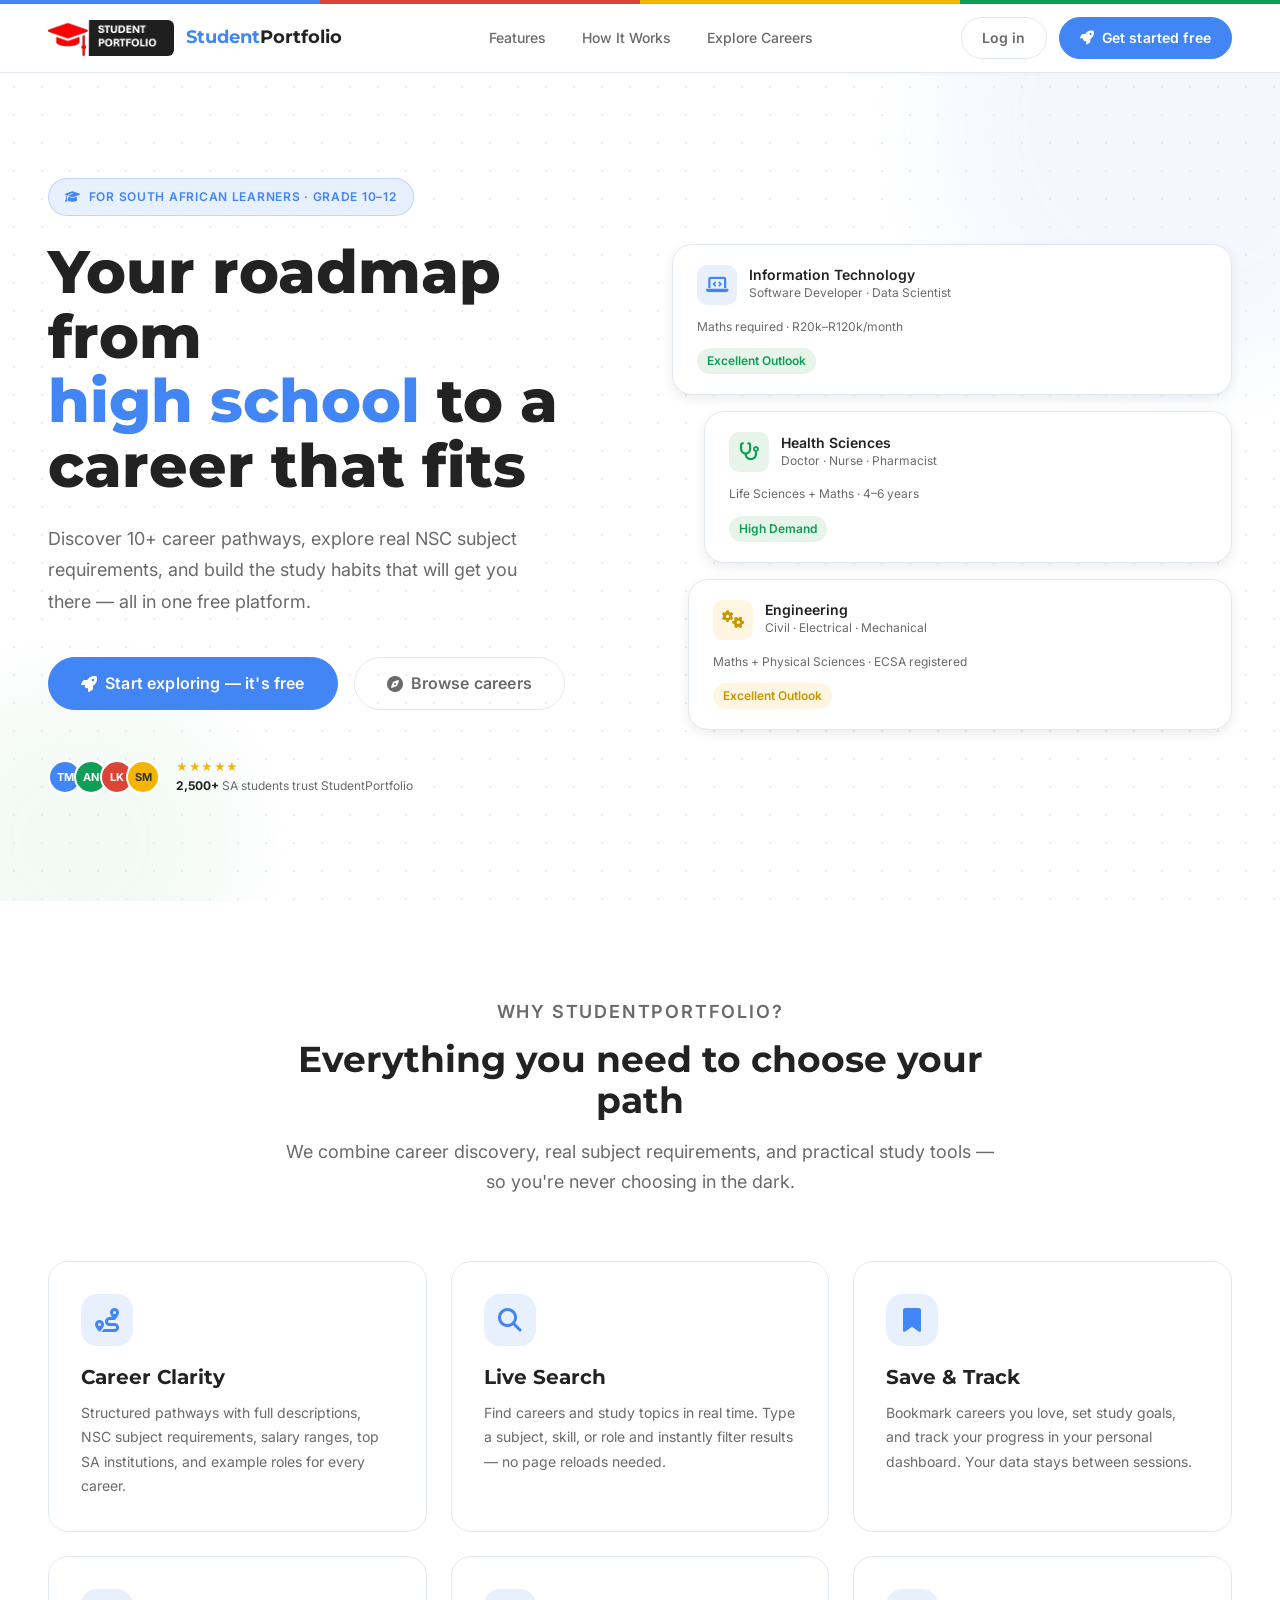
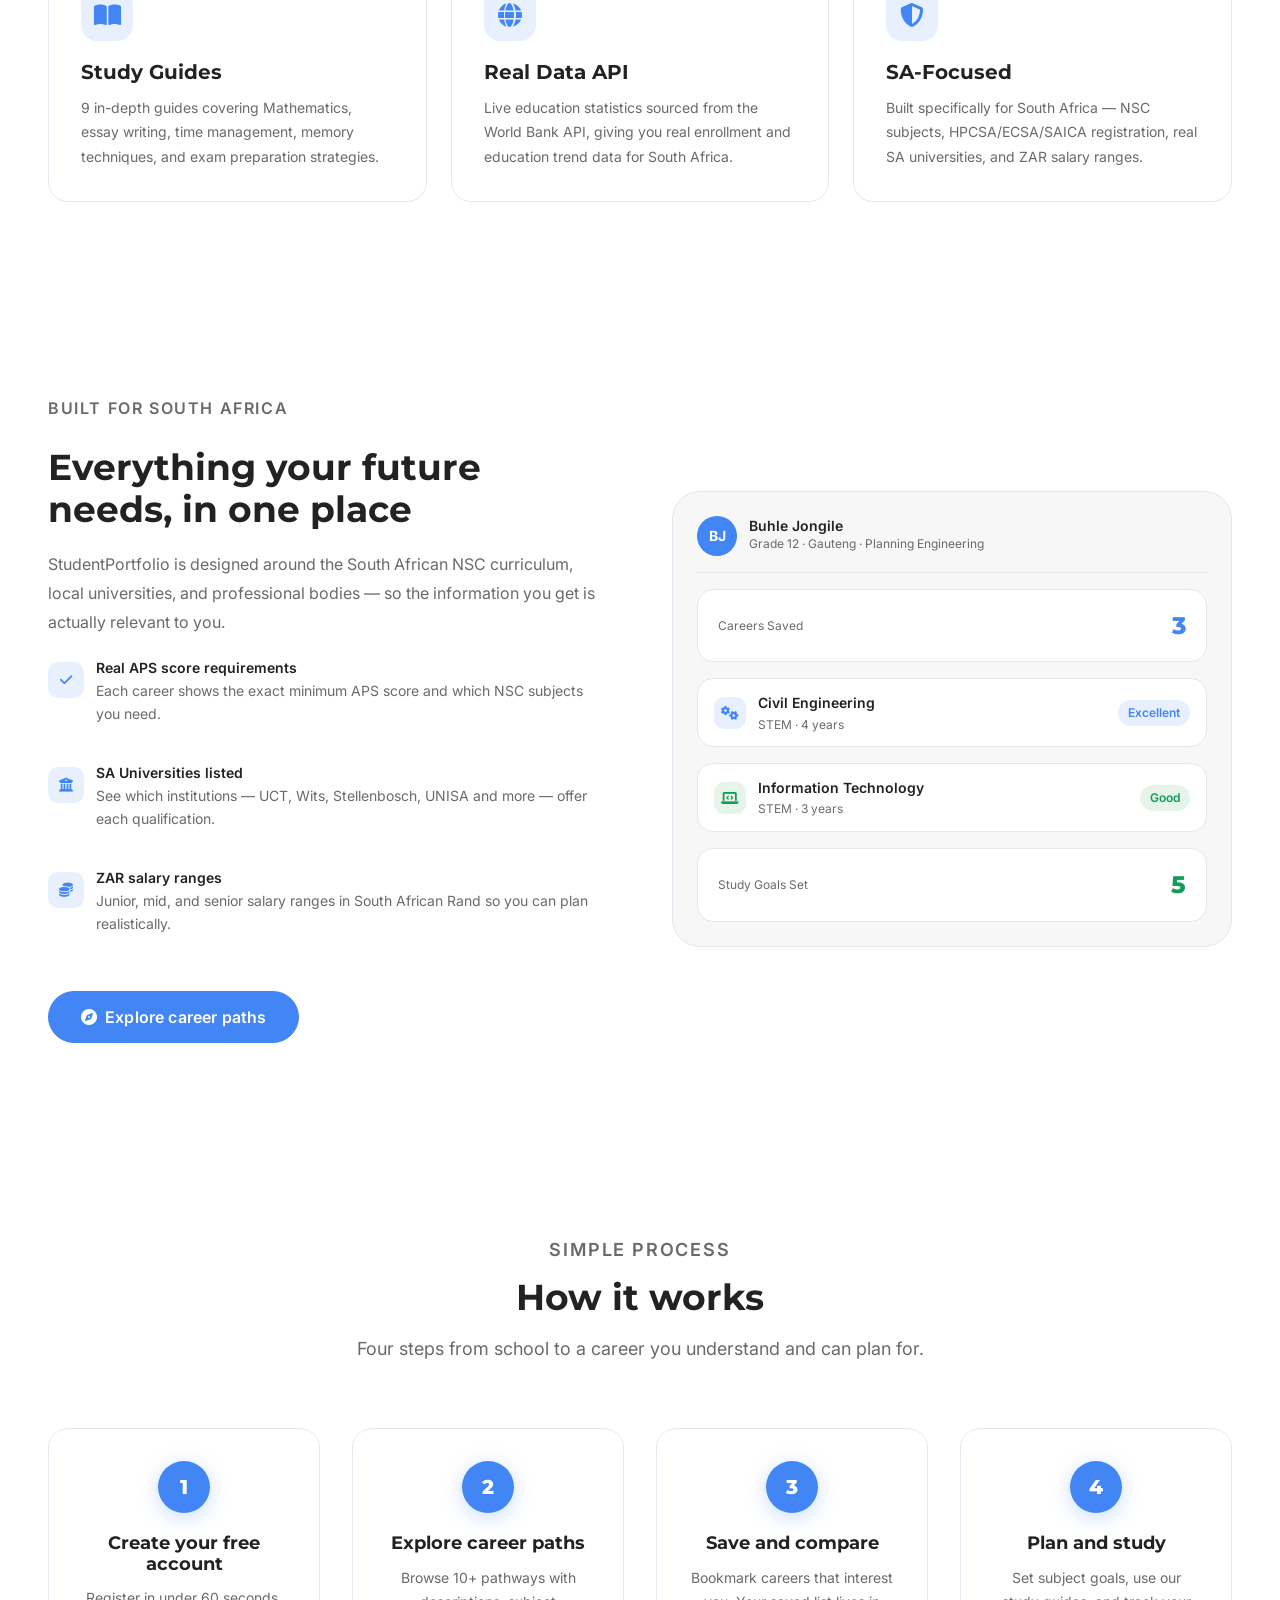
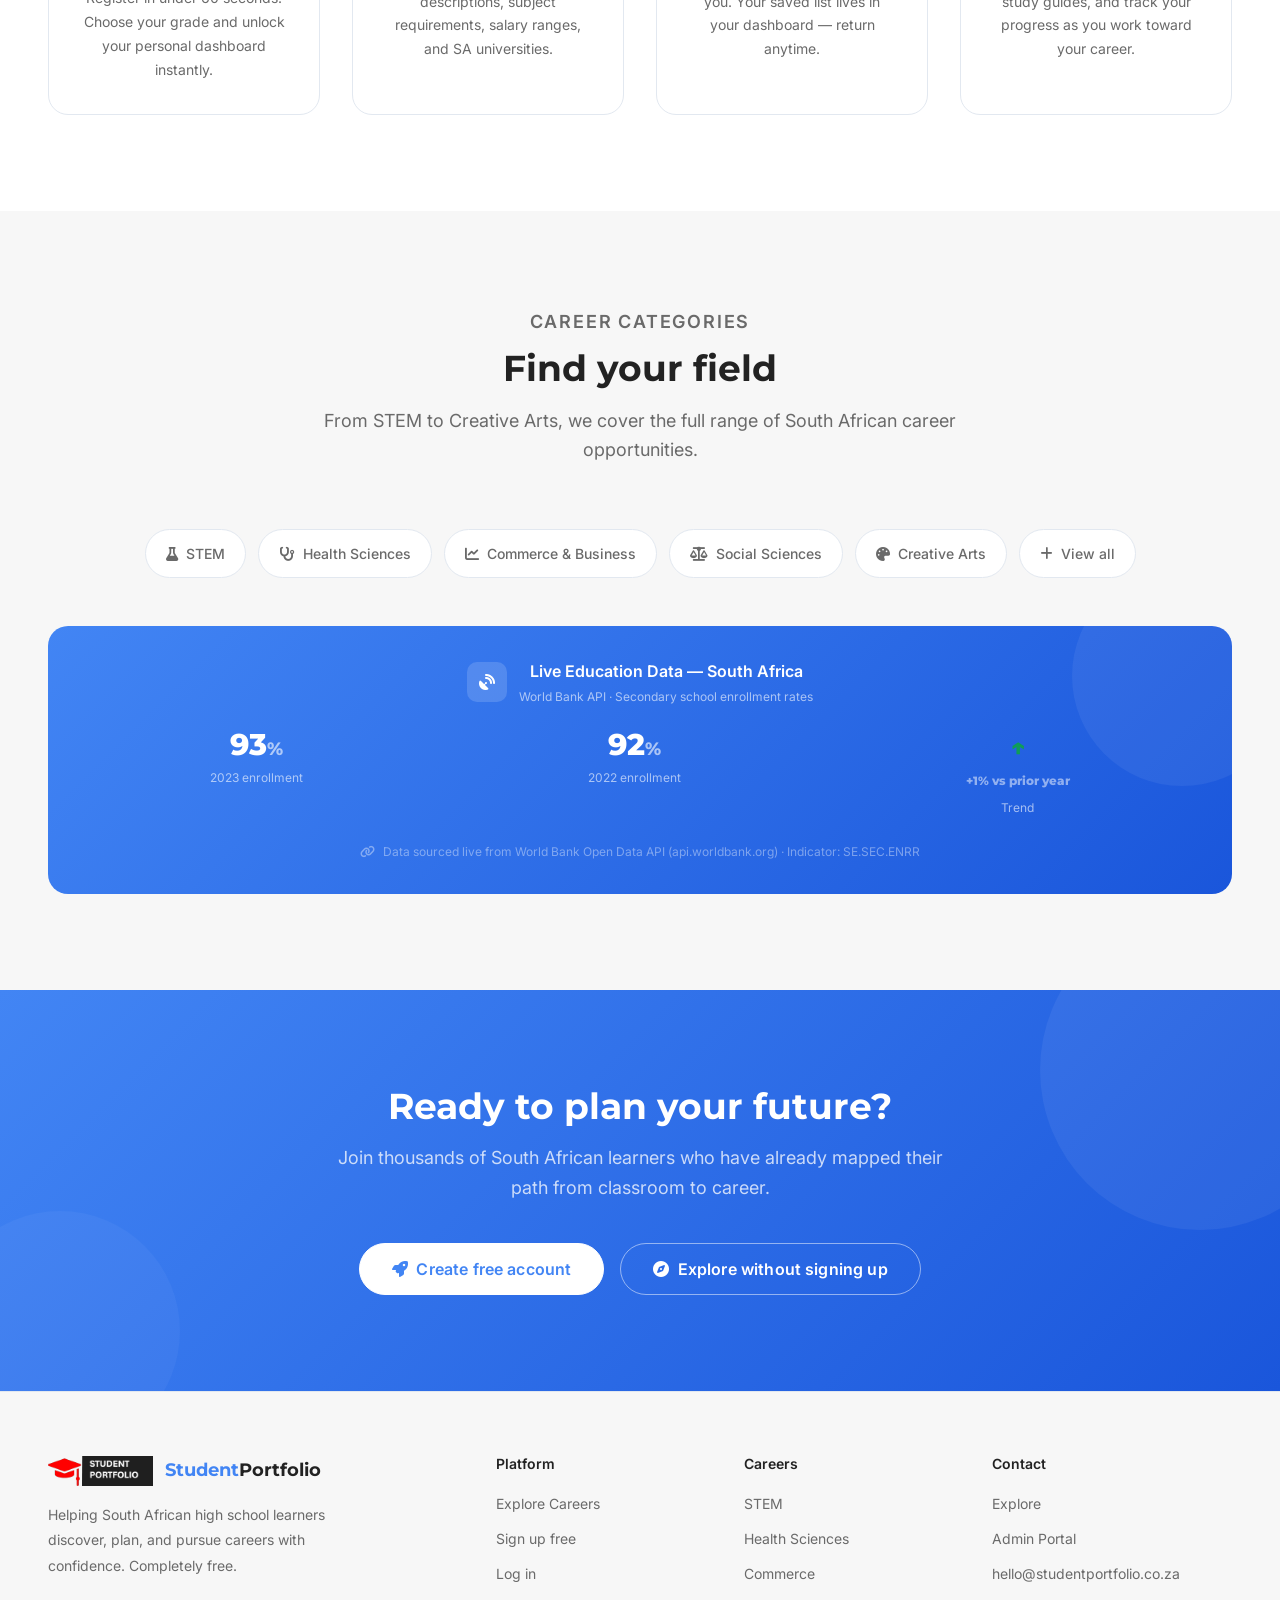
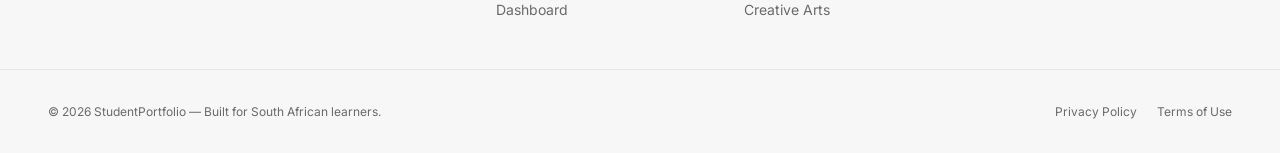
<file: index.html>
<!DOCTYPE html>
<html lang="en">

<head>
  <meta charset="utf-8">
  <meta name="viewport" content="width=device-width, initial-scale=1.0">
  <meta name="description"
    content="StudentPortfolio helps South African high school learners discover career paths, understand subject requirements, and plan their futures with confidence.">
  <title>StudentPortfolio — From Classroom to Career</title>
  <link rel="stylesheet" href="assets/css/tokens.css">
  <link rel="stylesheet" href="assets/css/landing.css">
  <link rel="stylesheet" href="https://cdnjs.cloudflare.com/ajax/libs/font-awesome/6.4.0/css/all.min.css">
</head>

<body>
  <a class="skip-link" href="#main">Skip to content</a>

  <!-- ── Brand Stripe ── -->
  <div class="brand-stripe" aria-hidden="true">
    <div class="brand-stripe-blue"></div>
    <div class="brand-stripe-red"></div>
    <div class="brand-stripe-yellow"></div>
    <div class="brand-stripe-green"></div>
  </div>

  <!-- ── Navbar ── -->
  <header class="nav">
    <div class="nav-inner">
      <a class="nav-brand" href="index.html">
        <img src="assets/images/logo.png" alt="StudentPortfolio logo">
        <span class="nav-brand-name">Student<span style="color:var(--clr-text)">Portfolio</span></span>
      </a>

      <nav class="nav-links" aria-label="Primary navigation">
        <a href="#features">Features</a>
        <a href="#how-it-works">How It Works</a>
        <a href="explore.html">Explore Careers</a>
      </nav>

      <div class="nav-cta" id="navCta">
        <a class="btn btn-ghost" href="auth.html">Log in</a>
        <a class="btn btn-primary" href="auth.html?tab=register">
          <i class="fas fa-rocket" aria-hidden="true"></i> Get started free
        </a>
      </div>

      <button class="nav-toggle" id="navToggle" aria-expanded="false" aria-label="Open navigation menu">
        <i class="fas fa-bars" aria-hidden="true"></i>
      </button>
    </div>

    <div class="nav-menu-mobile" id="navMenuMobile">
      <nav class="nav-links" aria-label="Mobile navigation">
        <a href="#features">Features</a>
        <a href="#how-it-works">How It Works</a>
        <a href="explore.html">Explore Careers</a>
      </nav>
      <div class="nav-cta">
        <a class="btn btn-ghost" href="auth.html">Log in</a>
        <a class="btn btn-primary" href="auth.html?tab=register">
          <i class="fas fa-rocket" aria-hidden="true"></i> Get started free
        </a>
      </div>
    </div>
  </header>

  <main id="main">

    <!-- ── Hero ── -->
    <section class="hero" aria-labelledby="hero-heading">
      <div class="hero-dots" aria-hidden="true"></div>
      <div class="hero-blob hero-blob-1" aria-hidden="true"></div>
      <div class="hero-blob hero-blob-2" aria-hidden="true"></div>

      <div class="hero-inner">
        <div class="hero-copy">
          <div class="hero-eyebrow">
            <i class="fas fa-graduation-cap" aria-hidden="true"></i>
            For South African Learners &middot; Grade 10–12
          </div>
          <h1 id="hero-heading" class="hero-title">
            Your roadmap from<br><span class="hl">high school</span> to a<br>career that fits
          </h1>
          <p class="hero-subtitle">
            Discover 10+ career pathways, explore real NSC subject requirements, and build
            the study habits that will get you there — all in one free platform.
          </p>
          <div class="hero-actions">
            <a class="btn btn-primary btn-lg" href="auth.html?tab=register">
              <i class="fas fa-rocket" aria-hidden="true"></i> Start exploring — it's free
            </a>
            <a class="btn btn-ghost btn-lg" href="explore.html">
              <i class="fas fa-compass" aria-hidden="true"></i> Browse careers
            </a>
          </div>

          <!-- Social proof -->
          <div class="hero-social">
            <div class="hero-avatars" aria-hidden="true">
              <div class="hero-avatar" style="background:#4285F4">TM</div>
              <div class="hero-avatar" style="background:#0F9D58">AN</div>
              <div class="hero-avatar" style="background:#DB4437">LK</div>
              <div class="hero-avatar" style="background:#F4B400;color:#333">SM</div>
            </div>
            <div>
              <div class="hero-stars">★★★★★</div>
              <div class="hero-social-text"><strong>2,500+</strong> SA students trust StudentPortfolio</div>
            </div>
          </div>
        </div>

        <!-- Floating preview cards -->
        <div class="hero-visual" aria-hidden="true">
          <div class="hero-card">
            <div class="hero-card-top">
              <div class="hero-card-icon"><i class="fas fa-laptop-code"></i></div>
              <div>
                <h4>Information Technology</h4>
                <p>Software Developer · Data Scientist</p>
              </div>
            </div>
            <p>Maths required · R20k–R120k/month</p>
            <span class="hero-card-tag">Excellent Outlook</span>
          </div>
          <div class="hero-card">
            <div class="hero-card-top">
              <div class="hero-card-icon" style="background:var(--clr-success-bg);color:var(--clr-success)"><i
                  class="fas fa-stethoscope"></i></div>
              <div>
                <h4>Health Sciences</h4>
                <p>Doctor · Nurse · Pharmacist</p>
              </div>
            </div>
            <p>Life Sciences + Maths · 4–6 years</p>
            <span class="hero-card-tag" style="background:var(--clr-success-bg);color:var(--clr-success)">High
              Demand</span>
          </div>
          <div class="hero-card">
            <div class="hero-card-top">
              <div class="hero-card-icon" style="background:var(--clr-gold-bg);color:var(--clr-gold-dark)"><i
                  class="fas fa-gears"></i></div>
              <div>
                <h4>Engineering</h4>
                <p>Civil · Electrical · Mechanical</p>
              </div>
            </div>
            <p>Maths + Physical Sciences · ECSA registered</p>
            <span class="hero-card-tag" style="background:var(--clr-gold-bg);color:var(--clr-gold-dark)">Excellent
              Outlook</span>
          </div>
        </div>
      </div>
    </section>

    <!-- ── Features ── -->
    <section id="features" class="section" aria-labelledby="features-heading">
      <div class="section-inner">
        <div class="section-head">
          <p class="section-eyebrow">Why StudentPortfolio?</p>
          <h2 id="features-heading">Everything you need to choose your path</h2>
          <p>We combine career discovery, real subject requirements, and practical study tools — so you're never
            choosing in the dark.</p>
        </div>
        <div class="feature-grid">
          <article class="feature-card">
            <div class="feature-icon"><i class="fas fa-route" aria-hidden="true"></i></div>
            <h3>Career Clarity</h3>
            <p>Structured pathways with full descriptions, NSC subject requirements, salary ranges, top SA institutions,
              and example roles for every career.</p>
          </article>
          <article class="feature-card">
            <div class="feature-icon"><i class="fas fa-magnifying-glass" aria-hidden="true"></i></div>
            <h3>Live Search</h3>
            <p>Find careers and study topics in real time. Type a subject, skill, or role and instantly filter results —
              no page reloads needed.</p>
          </article>
          <article class="feature-card">
            <div class="feature-icon"><i class="fas fa-bookmark" aria-hidden="true"></i></div>
            <h3>Save &amp; Track</h3>
            <p>Bookmark careers you love, set study goals, and track your progress in your personal dashboard. Your data
              stays between sessions.</p>
          </article>
          <article class="feature-card">
            <div class="feature-icon"><i class="fas fa-book-open" aria-hidden="true"></i></div>
            <h3>Study Guides</h3>
            <p>9 in-depth guides covering Mathematics, essay writing, time management, memory techniques, and exam
              preparation strategies.</p>
          </article>
          <article class="feature-card">
            <div class="feature-icon"><i class="fas fa-globe" aria-hidden="true"></i></div>
            <h3>Real Data API</h3>
            <p>Live education statistics sourced from the World Bank API, giving you real enrollment and education trend
              data for South Africa.</p>
          </article>
          <article class="feature-card">
            <div class="feature-icon"><i class="fas fa-shield-halved" aria-hidden="true"></i></div>
            <h3>SA-Focused</h3>
            <p>Built specifically for South Africa — NSC subjects, HPCSA/ECSA/SAICA registration, real SA universities,
              and ZAR salary ranges.</p>
          </article>
        </div>
      </div>
    </section>

    <!-- ── Side-by-side: Built for SA Students ── -->
    <section class="sidebyside section-alt" aria-labelledby="sbs-heading">
      <div class="sidebyside-inner">
        <div class="sidebyside-copy">
          <p class="sidebyside-eyebrow">Built for South Africa</p>
          <h2 id="sbs-heading">Everything your future needs, in one place</h2>
          <p>StudentPortfolio is designed around the South African NSC curriculum, local universities, and professional
            bodies — so the information you get is actually relevant to you.</p>
          <div class="sidebyside-bullets">
            <div class="sbs-bullet">
              <div class="sbs-bullet-icon"><i class="fas fa-check"></i></div>
              <div class="sbs-bullet-text">
                <h4>Real APS score requirements</h4>
                <p>Each career shows the exact minimum APS score and which NSC subjects you need.</p>
              </div>
            </div>
            <div class="sbs-bullet">
              <div class="sbs-bullet-icon"><i class="fas fa-university"></i></div>
              <div class="sbs-bullet-text">
                <h4>SA Universities listed</h4>
                <p>See which institutions — UCT, Wits, Stellenbosch, UNISA and more — offer each qualification.</p>
              </div>
            </div>
            <div class="sbs-bullet">
              <div class="sbs-bullet-icon"><i class="fas fa-coins"></i></div>
              <div class="sbs-bullet-text">
                <h4>ZAR salary ranges</h4>
                <p>Junior, mid, and senior salary ranges in South African Rand so you can plan realistically.</p>
              </div>
            </div>
          </div>
          <a class="btn btn-primary btn-lg" href="explore.html">
            <i class="fas fa-compass" aria-hidden="true"></i> Explore career paths
          </a>
        </div>
        <div class="sidebyside-visual">
          <div class="sbs-vis-header">
            <div class="sbs-vis-avatar">BJ</div>
            <div class="sbs-vis-meta">
              <h4>Buhle Jongile</h4>
              <p>Grade 12 · Gauteng · Planning Engineering</p>
            </div>
          </div>
          <div class="sbs-vis-stat">
            <div>
              <div class="sbs-vis-stat-label">Careers Saved</div>
            </div>
            <div class="sbs-vis-stat-value">3</div>
          </div>
          <div class="sbs-vis-career">
            <div class="sbs-vis-career-icon"><i class="fas fa-gears"></i></div>
            <div>
              <div class="sbs-vis-career-name">Civil Engineering</div>
              <div class="sbs-vis-career-cat">STEM · 4 years</div>
            </div>
            <span class="badge badge-blue">Excellent</span>
          </div>
          <div class="sbs-vis-career">
            <div class="sbs-vis-career-icon" style="background:var(--clr-success-bg);color:var(--clr-success)"><i
                class="fas fa-laptop-code"></i></div>
            <div>
              <div class="sbs-vis-career-name">Information Technology</div>
              <div class="sbs-vis-career-cat">STEM · 3 years</div>
            </div>
            <span class="badge badge-green">Good</span>
          </div>
          <div class="sbs-vis-stat">
            <div>
              <div class="sbs-vis-stat-label">Study Goals Set</div>
            </div>
            <div class="sbs-vis-stat-value" style="color:var(--clr-success)">5</div>
          </div>
        </div>
      </div>
    </section>

    <!-- ── How It Works ── -->
    <section id="how-it-works" class="section" aria-labelledby="how-heading">
      <div class="section-inner">
        <div class="section-head">
          <p class="section-eyebrow">Simple Process</p>
          <h2 id="how-heading">How it works</h2>
          <p>Four steps from school to a career you understand and can plan for.</p>
        </div>
        <div class="steps-grid">
          <article class="step-card">
            <div class="step-num">1</div>
            <h3>Create your free account</h3>
            <p>Register in under 60 seconds. Choose your grade and unlock your personal dashboard instantly.</p>
          </article>
          <article class="step-card">
            <div class="step-num">2</div>
            <h3>Explore career paths</h3>
            <p>Browse 10+ pathways with descriptions, subject requirements, salary ranges, and SA universities.</p>
          </article>
          <article class="step-card">
            <div class="step-num">3</div>
            <h3>Save and compare</h3>
            <p>Bookmark careers that interest you. Your saved list lives in your dashboard — return anytime.</p>
          </article>
          <article class="step-card">
            <div class="step-num">4</div>
            <h3>Plan and study</h3>
            <p>Set subject goals, use our study guides, and track your progress as you work toward your career.</p>
          </article>
        </div>
      </div>
    </section>

    <!-- ── Career Categories + API Widget ── -->
    <section class="section section-alt" aria-labelledby="cats-heading">
      <div class="section-inner">
        <div class="section-head">
          <p class="section-eyebrow">Career Categories</p>
          <h2 id="cats-heading">Find your field</h2>
          <p>From STEM to Creative Arts, we cover the full range of South African career opportunities.</p>
        </div>
        <div class="category-strip">
          <a class="cat-chip" href="explore.html?cat=STEM"><i class="fas fa-flask"></i> STEM</a>
          <a class="cat-chip" href="explore.html?cat=Health Sciences"><i class="fas fa-stethoscope"></i> Health
            Sciences</a>
          <a class="cat-chip" href="explore.html?cat=Business"><i class="fas fa-chart-line"></i> Commerce &amp;
            Business</a>
          <a class="cat-chip" href="explore.html?cat=Social Sciences"><i class="fas fa-scale-balanced"></i> Social
            Sciences</a>
          <a class="cat-chip" href="explore.html?cat=Creative Arts"><i class="fas fa-palette"></i> Creative Arts</a>
          <a class="cat-chip" href="explore.html"><i class="fas fa-plus"></i> View all</a>
        </div>

        <!-- Live World Bank API Widget -->
        <div class="api-widget" id="apiWidget">
          <div class="api-widget-header">
            <div class="api-widget-icon"><i class="fas fa-satellite-dish"></i></div>
            <div>
              <div class="api-widget-title">Live Education Data — South Africa</div>
              <div class="api-widget-subtitle">World Bank API · Secondary school enrollment rates</div>
            </div>
          </div>
          <div class="api-stat-row" id="apiStats">
            <div class="api-stat">
              <div class="api-stat-val" id="apiStatVal1">—<span>%</span></div>
              <div class="api-stat-lbl" id="apiStatLbl1">Latest enrollment rate</div>
            </div>
            <div class="api-stat">
              <div class="api-stat-val" id="apiStatVal2">—<span>%</span></div>
              <div class="api-stat-lbl" id="apiStatLbl2">Prior year</div>
            </div>
            <div class="api-stat">
              <div class="api-stat-val"><span id="apiTrend">—</span></div>
              <div class="api-stat-lbl">Trend</div>
            </div>
          </div>
          <div class="api-source">
            <i class="fas fa-link"></i>
            Data sourced live from World Bank Open Data API (api.worldbank.org) · Indicator: SE.SEC.ENRR
          </div>
        </div>
      </div>
    </section>

    <!-- ── CTA Band ── -->
    <section class="cta-band" aria-labelledby="cta-heading">
      <div class="cta-band-inner">
        <h2 id="cta-heading">Ready to plan your future?</h2>
        <p>Join thousands of South African learners who have already mapped their path from classroom to career.</p>
        <div class="cta-btns">
          <a class="btn btn-white btn-lg" href="auth.html?tab=register">
            <i class="fas fa-rocket" aria-hidden="true"></i> Create free account
          </a>
          <a class="btn btn-outline-white btn-lg" href="explore.html">
            <i class="fas fa-compass" aria-hidden="true"></i> Explore without signing up
          </a>
        </div>
      </div>
    </section>
  </main>

  <!-- ── Footer ── -->
  <footer class="footer">
    <div class="footer-inner">
      <div class="footer-brand">
        <div class="footer-logo">
          <img src="assets/images/logo.png" alt="StudentPortfolio" height="30">
          <span><span class="footer-logo-name">Student<span style="color:var(--clr-text)">Portfolio</span></span></span>
        </div>
        <p class="footer-desc">Helping South African high school learners discover, plan, and pursue careers with
          confidence. Completely free.</p>
      </div>
      <div class="footer-col">
        <h4>Platform</h4>
        <nav class="footer-links" aria-label="Platform links">
          <a href="explore.html">Explore Careers</a>
          <a href="auth.html?tab=register">Sign up free</a>
          <a href="auth.html">Log in</a>
          <a href="dashboard.html">Dashboard</a>
        </nav>
      </div>
      <div class="footer-col">
        <h4>Careers</h4>
        <nav class="footer-links" aria-label="Career links">
          <a href="explore.html?cat=STEM">STEM</a>
          <a href="explore.html?cat=Health Sciences">Health Sciences</a>
          <a href="explore.html?cat=Business">Commerce</a>
          <a href="explore.html?cat=Creative Arts">Creative Arts</a>
        </nav>
      </div>
      <div class="footer-col">
        <h4>Contact</h4>
        <nav class="footer-links" aria-label="Contact links">
          <a href="explore.html">Explore</a>
          <a href="admin.html">Admin Portal</a>
          <a href="mailto:hello@studentportfolio.co.za">hello@studentportfolio.co.za</a>
        </nav>
      </div>
    </div>
    <div class="footer-bottom">
      <p class="footer-copy">© 2026 StudentPortfolio — Built for South African learners.</p>
      <div class="footer-legal">
        <a href="#"
          onclick="event.preventDefault();alert('Privacy Policy\n\nStudentPortfolio respects your privacy. We store only the data you provide (name, email, grade) locally in your browser. No personal data is sent to external servers. We use the World Bank API solely for public education statistics.\n\nContact: hello@studentportfolio.co.za')">Privacy
          Policy</a>
        <a href="#"
          onclick="event.preventDefault();alert('Terms of Use\n\nStudentPortfolio is a free educational tool for South African learners. Content is provided for informational purposes only. Career data, salary ranges, and institution listings are approximate and should be verified independently. By using this site you agree to these terms.\n\nContact: hello@studentportfolio .co.za')">Terms
          of Use</a>
      </div>
    </div>
  </footer>

  <div id="toast-container" aria-live="polite"></div>
  <script src="data/careers-data.js"></script>
  <script src="assets/js/auth.js" defer></script>
  <script src="assets/js/api.js" defer></script>
  <script src="assets/js/landing.js" defer></script>
</body>

</html>
</file>
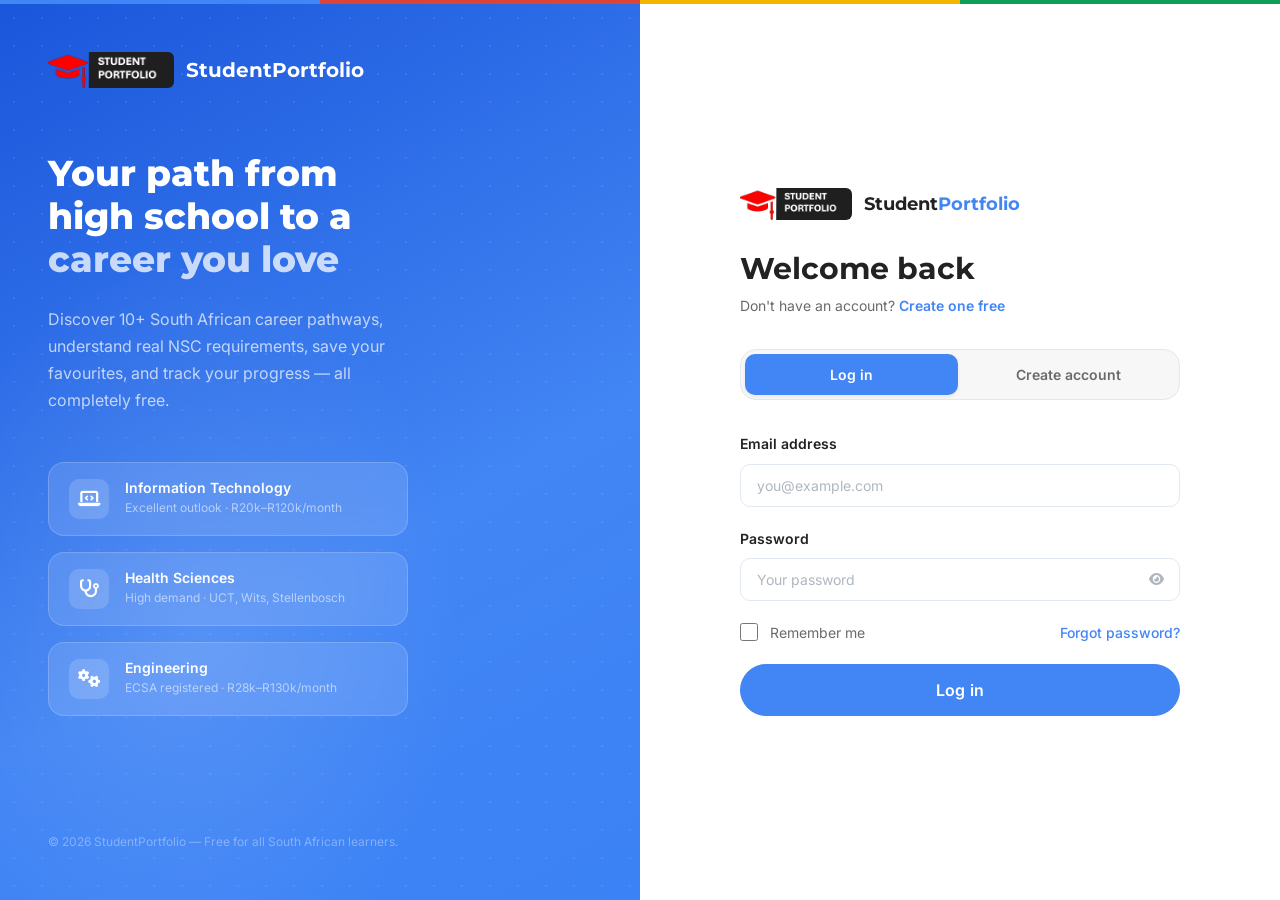
<file: admin.html>
<!DOCTYPE html>
<html lang="en">
<head>
  <meta charset="utf-8">
  <meta name="viewport" content="width=device-width, initial-scale=1.0">
  <meta name="description" content="Student Portfolio admin panel — manage career catalogue, users, and site settings.">
  <title>Admin Panel — StudentPortfolio</title>
  <link rel="stylesheet" href="assets/css/tokens.css">
  <link rel="stylesheet" href="assets/css/shell.css">
  <link rel="stylesheet" href="https://cdnjs.cloudflare.com/ajax/libs/font-awesome/6.4.0/css/all.min.css">
  <style>
    /* ── Admin-specific layout ── */
    .admin-stats {
      display: grid;
      grid-template-columns: repeat(4, 1fr);
      gap: var(--sp-5); margin-bottom: var(--sp-8);
    }
    @media (max-width: 900px) { .admin-stats { grid-template-columns: repeat(2, 1fr); } }
    @media (max-width: 480px) { .admin-stats { grid-template-columns: 1fr; } }
    .admin-stat-card {
      background: var(--clr-white); border: 1px solid var(--clr-gray-200);
      border-radius: var(--r-xl); padding: var(--sp-6);
      display: flex; align-items: center; gap: var(--sp-4);
    }
    .admin-stat-icon {
      width: 48px; height: 48px; border-radius: var(--r-lg);
      display: flex; align-items: center; justify-content: center;
      font-size: var(--text-xl); flex-shrink: 0;
    }
    .asi-blue  { background: var(--clr-blue-muted);   color: var(--clr-blue); }
    .asi-green { background: var(--clr-success-bg);   color: var(--clr-success); }
    .asi-gold  { background: var(--clr-gold-bg);      color: var(--clr-gold-dark); }
    .asi-red   { background: var(--clr-danger-bg);    color: var(--clr-danger); }
    .admin-stat-val   { font-size: var(--text-2xl); font-weight: var(--fw-bold); color: var(--clr-gray-900); font-family: var(--font-display); line-height: 1.2; }
    .admin-stat-label { font-size: var(--text-xs); color: var(--clr-gray-500); font-family: var(--font-sans); }

    /* Admin card */
    .admin-card {
      background: var(--clr-white); border: 1px solid var(--clr-gray-200);
      border-radius: var(--r-xl); padding: var(--sp-6); margin-bottom: var(--sp-6);
    }
    .admin-card-title {
      font-size: var(--text-base); font-weight: var(--fw-semibold);
      color: var(--clr-gray-900); margin-bottom: var(--sp-5);
      padding-bottom: var(--sp-4); border-bottom: 1px solid var(--clr-gray-100);
      display: flex; align-items: center; gap: var(--sp-2);
    }
    .admin-card-title i { color: var(--clr-blue); }

    /* Tables */
    .admin-table-wrap { background: var(--clr-white); border: 1px solid var(--clr-gray-200); border-radius: var(--r-xl); overflow: hidden; }
    .admin-table-head {
      padding: var(--sp-5) var(--sp-6); border-bottom: 1px solid var(--clr-gray-100);
      display: flex; align-items: center; justify-content: space-between; gap: var(--sp-4); flex-wrap: wrap;
    }
    .admin-table-head h2 { font-size: var(--text-lg); color: var(--clr-gray-900); }
    .admin-table { width: 100%; border-collapse: collapse; font-family: var(--font-sans); }
    .admin-table th {
      padding: var(--sp-3) var(--sp-5); text-align: left;
      font-size: var(--text-xs); font-weight: var(--fw-semibold);
      color: var(--clr-gray-500); text-transform: uppercase; letter-spacing: .06em;
      background: var(--clr-gray-50); border-bottom: 1px solid var(--clr-gray-200);
    }
    .admin-table td {
      padding: var(--sp-4) var(--sp-5); font-size: var(--text-sm);
      color: var(--clr-text-2); border-bottom: 1px solid var(--clr-gray-100);
      vertical-align: middle;
    }
    .admin-table tr:last-child td { border-bottom: none; }
    .admin-table tr:hover td { background: var(--clr-gray-50); }
    .admin-table .col-name { color: var(--clr-gray-900); font-weight: var(--fw-medium); }

    /* Chart bar */
    .chart-bar-row { display: flex; align-items: center; gap: var(--sp-4); margin-bottom: var(--sp-3); font-family: var(--font-sans); font-size: var(--text-sm); }
    .chart-bar-label { width: 140px; flex-shrink: 0; color: var(--clr-gray-600); white-space: nowrap; overflow: hidden; text-overflow: ellipsis; }
    .chart-bar-track { flex: 1; height: 8px; background: var(--clr-gray-100); border-radius: var(--r-full); overflow: hidden; }
    .chart-bar-fill  { height: 100%; border-radius: var(--r-full); background: linear-gradient(90deg, var(--clr-blue), var(--clr-blue-deep)); transition: width var(--t-slow); }
    .chart-bar-val   { width: 32px; text-align: right; color: var(--clr-gray-500); font-size: var(--text-xs); flex-shrink: 0; }

    /* Two-col settings */
    .settings-grid { display: grid; grid-template-columns: 1fr 1fr; gap: var(--sp-6); }
    @media (max-width: 768px) { .settings-grid { grid-template-columns: 1fr; } }

    /* Danger zone */
    .danger-zone { border: 1px solid rgba(219,68,55,.25); border-radius: var(--r-xl); padding: var(--sp-6); background: var(--clr-danger-bg); }
    .danger-zone h3 { color: var(--clr-danger); margin-bottom: var(--sp-2); font-size: var(--text-base); }
    .danger-zone p  { font-size: var(--text-sm); color: var(--clr-gray-600); font-family: var(--font-sans); margin-bottom: var(--sp-4); }

    /* Gold avatar overrides */
    .sidebar-avatar.gold { background: var(--clr-gold); color: #fff; }
    .topbar-avatar.gold  { background: var(--clr-gold); color: #fff; }
  </style>
</head>
<body class="shell-body">
  <div class="shell-stripe" aria-hidden="true">
    <span class="shell-stripe-blue"></span>
    <span class="shell-stripe-red"></span>
    <span class="shell-stripe-yellow"></span>
    <span class="shell-stripe-green"></span>
  </div>

  <!-- Skip link -->
  <a class="skip-link" href="#adminMain">Skip to main content</a>

  <!-- Toast -->
  <div id="toast-container" aria-live="polite"></div>

  <!-- Mobile overlay -->
  <div class="shell-overlay" id="adminOverlay"></div>

  <!-- ═══════════════════════════════════════════════════
       SIDEBAR
  ════════════════════════════════════════════════════ -->
  <aside class="sidebar" id="adminSidebar" role="navigation" aria-label="Admin navigation">

    <div class="sidebar-header">
      <a class="sidebar-logo" href="index.html">
        <i class="fas fa-graduation-cap" style="color:var(--clr-blue);font-size:1.4rem"></i>
        <span>Student<span class="sidebar-logo-name">Portfolio</span></span>
      </a>
    </div>

    <nav class="sidebar-nav" aria-label="Admin sections">

      <!-- Group: Management -->
      <div class="sidebar-group">
        <button class="sidebar-group-btn open" data-group="management" aria-expanded="true">
          <span>Management</span>
          <i class="fas fa-chevron-down sidebar-group-chevron" aria-hidden="true"></i>
        </button>
        <div class="sidebar-group-items open" id="group-management">
          <button class="sidebar-link active" data-section="overview" aria-current="page">
            <i class="fas fa-gauge-high" aria-hidden="true"></i>
            <span class="link-text">Overview</span>
          </button>
          <button class="sidebar-link" data-section="careers">
            <i class="fas fa-briefcase" aria-hidden="true"></i>
            <span class="link-text">Career Catalogue</span>
            <span class="link-count" id="adminCareerCount">—</span>
          </button>
          <button class="sidebar-link" data-section="users">
            <i class="fas fa-users" aria-hidden="true"></i>
            <span class="link-text">Users</span>
            <span class="link-count" id="adminUserCount">—</span>
          </button>
          <button class="sidebar-link" data-section="analytics">
            <i class="fas fa-chart-line" aria-hidden="true"></i>
            <span class="link-text">Analytics</span>
          </button>
        </div>
      </div>

      <!-- Group: System -->
      <div class="sidebar-group">
        <button class="sidebar-group-btn" data-group="system" aria-expanded="false">
          <span>System</span>
          <i class="fas fa-chevron-down sidebar-group-chevron" aria-hidden="true"></i>
        </button>
        <div class="sidebar-group-items" id="group-system">
          <button class="sidebar-link" data-section="settings">
            <i class="fas fa-gear" aria-hidden="true"></i>
            <span class="link-text">Settings</span>
          </button>
          <a class="sidebar-link" href="explore.html" target="_blank" rel="noopener">
            <i class="fas fa-arrow-up-right-from-square" aria-hidden="true"></i>
            <span class="link-text">Preview Site</span>
          </a>
        </div>
      </div>

      <!-- Group: Account -->
      <div class="sidebar-group">
        <button class="sidebar-group-btn open" data-group="account" aria-expanded="true">
          Account <i class="fas fa-chevron-down sidebar-group-chevron" aria-hidden="true"></i>
        </button>
        <div class="sidebar-group-items open" id="group-account">
          <button class="sidebar-link logout-link" id="adminLogout">
            <i class="fas fa-arrow-right-from-bracket" aria-hidden="true"></i>
            <span class="link-text">Log out</span>
          </button>
        </div>
      </div>

    </nav>

    <!-- Sidebar user footer -->
    <div class="sidebar-user">
      <div class="sidebar-avatar gold" id="adminSidebarAvatar">AD</div>
      <div>
        <div class="sidebar-user-name"  id="adminSidebarName">Admin</div>
        <div class="sidebar-user-grade">Administrator</div>
      </div>
    </div>

  </aside>

  <!-- ═══════════════════════════════════════════════════
       MAIN COLUMN
  ════════════════════════════════════════════════════ -->
  <div class="shell-main">

    <!-- Topbar -->
    <header class="topbar" role="banner">
      <div class="topbar-left">
        <div>
          <div class="topbar-title"    id="adminTopbarTitle">Overview</div>
          <div class="topbar-subtitle" id="adminTopbarSubtitle">Site-wide statistics</div>
        </div>
      </div>
      <div class="topbar-right">
        <span class="topbar-admin-badge">
          <i class="fas fa-shield-halved" aria-hidden="true"></i> Admin Panel
        </span>
        <a href="explore.html" class="btn btn-outline btn-sm" target="_blank" rel="noopener">
          <i class="fas fa-arrow-up-right-from-square"></i> View Site
        </a>
        <div class="topbar-user">
          <div class="topbar-avatar gold" id="adminTopbarAvatar">AD</div>
          <div>
            <div class="topbar-user-name"  id="adminTopbarName">Admin</div>
            <div class="topbar-user-grade">Administrator</div>
          </div>
        </div>
        <button class="topbar-menu-btn" id="adminMenuBtn"
          aria-label="Toggle navigation" aria-controls="adminSidebar" aria-expanded="false">
          <i class="fas fa-bars" aria-hidden="true"></i>
        </button>
      </div>
    </header>

    <!-- Page content -->
    <main id="adminMain" class="page-content" tabindex="-1">

      <!-- ── OVERVIEW ── -->
      <section class="page-section active" id="section-overview" aria-label="Overview">
        <div class="admin-stats">
          <div class="admin-stat-card">
            <div class="admin-stat-icon asi-blue"><i class="fas fa-briefcase"></i></div>
            <div>
              <div class="admin-stat-val" id="ovCareers">—</div>
              <div class="admin-stat-label">Total Careers</div>
            </div>
          </div>
          <div class="admin-stat-card">
            <div class="admin-stat-icon asi-green"><i class="fas fa-users"></i></div>
            <div>
              <div class="admin-stat-val" id="ovUsers">—</div>
              <div class="admin-stat-label">Registered Users</div>
            </div>
          </div>
          <div class="admin-stat-card">
            <div class="admin-stat-icon asi-gold"><i class="fas fa-bookmark"></i></div>
            <div>
              <div class="admin-stat-val" id="ovSaves">—</div>
              <div class="admin-stat-label">Total Saves</div>
            </div>
          </div>
          <div class="admin-stat-card">
            <div class="admin-stat-icon asi-red"><i class="fas fa-bullseye"></i></div>
            <div>
              <div class="admin-stat-val" id="ovGoals">—</div>
              <div class="admin-stat-label">Active Goals</div>
            </div>
          </div>
        </div>

        <!-- Top careers chart -->
        <div class="admin-card">
          <h2 class="admin-card-title"><i class="fas fa-star"></i> Top Saved Careers</h2>
          <div id="topCareersChart"></div>
        </div>

        <!-- Recent users -->
        <div class="admin-card" style="margin-bottom:0">
          <h2 class="admin-card-title"><i class="fas fa-users"></i> Recent Users</h2>
          <div class="admin-table-wrap">
            <table class="admin-table">
              <thead>
                <tr>
                  <th>Name</th>
                  <th>Email</th>
                  <th>Grade</th>
                  <th>Saved</th>
                  <th>Goals</th>
                </tr>
              </thead>
              <tbody id="ovUsersTbody">
                <tr><td colspan="5" style="text-align:center;color:var(--clr-gray-400);font-style:italic;padding:var(--sp-8)">Loading…</td></tr>
              </tbody>
            </table>
          </div>
        </div>
      </section>

      <!-- ── CAREERS ── -->
      <section class="page-section" id="section-careers" aria-label="Career catalogue">
        <div class="admin-table-wrap">
          <div class="admin-table-head">
            <h2>All Careers</h2>
            <input type="search" id="careerSearch" placeholder="Search careers…"
              class="form-control" style="width:240px">
          </div>
          <div style="overflow-x:auto">
            <table class="admin-table">
              <thead>
                <tr>
                  <th>Career</th>
                  <th>Category</th>
                  <th>Outlook</th>
                  <th>Duration</th>
                  <th>Min APS</th>
                  <th>Actions</th>
                </tr>
              </thead>
              <tbody id="careersTbody">
                <tr><td colspan="6" style="text-align:center;color:var(--clr-gray-400);font-style:italic;padding:var(--sp-8)">Loading…</td></tr>
              </tbody>
            </table>
          </div>
        </div>
      </section>

      <!-- ── USERS ── -->
      <section class="page-section" id="section-users" aria-label="Users">
        <div class="admin-table-wrap">
          <div class="admin-table-head">
            <h2>All Users</h2>
            <input type="search" id="userSearch" placeholder="Search users…"
              class="form-control" style="width:240px">
          </div>
          <div style="overflow-x:auto">
            <table class="admin-table">
              <thead>
                <tr>
                  <th>Name</th>
                  <th>Email</th>
                  <th>Grade</th>
                  <th>Role</th>
                  <th>Joined</th>
                  <th>Saved</th>
                  <th>Actions</th>
                </tr>
              </thead>
              <tbody id="usersTbody">
                <tr><td colspan="7" style="text-align:center;color:var(--clr-gray-400);font-style:italic;padding:var(--sp-8)">Loading…</td></tr>
              </tbody>
            </table>
          </div>
        </div>
      </section>

      <!-- ── ANALYTICS ── -->
      <section class="page-section" id="section-analytics" aria-label="Analytics">
        <div class="settings-grid" style="margin-bottom:var(--sp-6)">
          <div class="admin-card" style="margin-bottom:0">
            <h2 class="admin-card-title"><i class="fas fa-bookmark"></i> Most Saved Careers</h2>
            <div id="savesChart"></div>
          </div>
          <div class="admin-card" style="margin-bottom:0">
            <h2 class="admin-card-title"><i class="fas fa-graduation-cap"></i> Users by Grade</h2>
            <div id="gradeChart"></div>
          </div>
        </div>

        <div class="admin-card" style="margin-bottom:0">
          <h2 class="admin-card-title"><i class="fas fa-chart-bar"></i> Careers by Category</h2>
          <div id="categoryChart"></div>
        </div>
      </section>

      <!-- ── SETTINGS ── -->
      <section class="page-section" id="section-settings" aria-label="Settings">
        <div class="settings-grid">
          <div>
            <div class="admin-card">
              <h2 class="admin-card-title"><i class="fas fa-user-gear"></i> Admin Account</h2>
              <div class="form-group" style="margin-bottom:var(--sp-4)">
                <label class="form-label" for="setAdminName">Display Name</label>
                <input type="text" id="setAdminName" class="form-control" placeholder="Admin name">
              </div>
              <div class="form-group" style="margin-bottom:var(--sp-5)">
                <label class="form-label" for="setAdminEmail">Email</label>
                <input type="email" id="setAdminEmail" class="form-control" readonly>
              </div>
              <button class="btn btn-primary" id="saveAdminSettings">
                <i class="fas fa-floppy-disk"></i> Save Changes
              </button>
            </div>

            <div class="admin-card">
              <h2 class="admin-card-title"><i class="fas fa-lock"></i> Change Password</h2>
              <div class="form-group" style="margin-bottom:var(--sp-4)">
                <label class="form-label" for="setCurrentPw">Current Password</label>
                <input type="password" id="setCurrentPw" class="form-control" placeholder="••••••••">
              </div>
              <div class="form-group" style="margin-bottom:var(--sp-4)">
                <label class="form-label" for="setNewPw">New Password</label>
                <input type="password" id="setNewPw" class="form-control" placeholder="••••••••">
              </div>
              <div class="form-group" style="margin-bottom:var(--sp-5)">
                <label class="form-label" for="setConfirmPw">Confirm Password</label>
                <input type="password" id="setConfirmPw" class="form-control" placeholder="••••••••">
              </div>
              <button class="btn btn-outline" id="changePwBtn">
                <i class="fas fa-key"></i> Update Password
              </button>
            </div>
          </div>

          <div>
            <div class="admin-card">
              <h2 class="admin-card-title"><i class="fas fa-circle-info"></i> Site Info</h2>
              <div style="display:flex;flex-direction:column;gap:var(--sp-4);font-family:var(--font-sans)">
                <div style="display:flex;justify-content:space-between;font-size:var(--text-sm);border-bottom:1px solid var(--clr-gray-100);padding-bottom:var(--sp-3)">
                  <span style="color:var(--clr-gray-500)">Total Careers</span>
                  <strong id="infoTotalCareers" style="color:var(--clr-gray-900)">—</strong>
                </div>
                <div style="display:flex;justify-content:space-between;font-size:var(--text-sm);border-bottom:1px solid var(--clr-gray-100);padding-bottom:var(--sp-3)">
                  <span style="color:var(--clr-gray-500)">Registered Users</span>
                  <strong id="infoTotalUsers" style="color:var(--clr-gray-900)">—</strong>
                </div>
                <div style="display:flex;justify-content:space-between;font-size:var(--text-sm)">
                  <span style="color:var(--clr-gray-500)">Version</span>
                  <span class="badge badge-blue">v1.0.0</span>
                </div>
              </div>
            </div>

            <div class="danger-zone">
              <h3><i class="fas fa-triangle-exclamation"></i> Danger Zone</h3>
              <p>Resetting user data is permanent and cannot be undone.</p>
              <button class="btn btn-danger btn-sm" id="resetDataBtn">
                <i class="fas fa-trash-can"></i> Reset All User Data
              </button>
            </div>
          </div>
        </div>
      </section>

    </main>
  </div>

  <!-- ═══════════════════════════════════════════════════
       CAREER VIEW MODAL
  ════════════════════════════════════════════════════ -->
  <div class="modal-overlay" id="careerViewModal" role="dialog" aria-modal="true" aria-labelledby="careerViewTitle">
    <div class="modal" style="max-width:640px">
      <div class="modal-header">
        <h2 class="modal-title" id="careerViewTitle">Career Details</h2>
        <button class="modal-close" id="careerViewClose" aria-label="Close modal">
          <i class="fas fa-xmark" aria-hidden="true"></i>
        </button>
      </div>
      <div class="modal-body" id="careerViewBody">
        <!-- populated by JS -->
      </div>
    </div>
  </div>

  <script src="data/careers-data.js"></script>
  <script src="assets/js/auth.js"></script>
  <script src="assets/js/api.js"></script>
  <script src="assets/js/admin.js"></script>
</body>
</html>
</file>
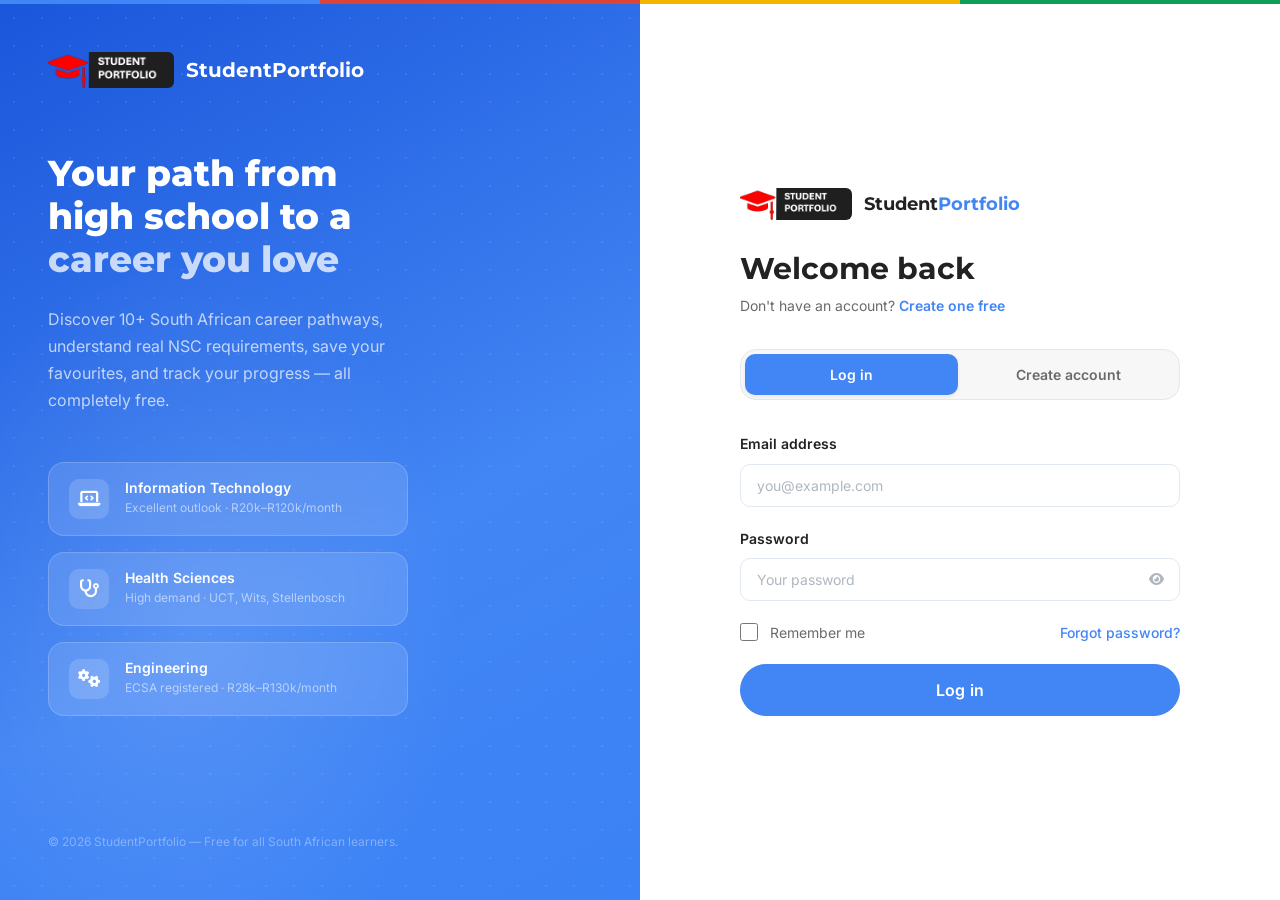
<file: auth.html>
<!DOCTYPE html>
<html lang="en">
<head>
  <meta charset="utf-8">
  <meta name="viewport" content="width=device-width, initial-scale=1.0">
  <meta name="description" content="Log in or create your free CareerGuide SA account to save careers, set goals, and track your progress.">
  <title>Sign In — StudentPortfolio</title>
  <link rel="stylesheet" href="assets/css/tokens.css">
  <link rel="stylesheet" href="assets/css/auth.css">
  <link rel="stylesheet" href="https://cdnjs.cloudflare.com/ajax/libs/font-awesome/6.4.0/css/all.min.css">
</head>
<body class="auth-body">

  <!-- ── Brand Stripe ── -->
  <div class="auth-brand-stripe" aria-hidden="true">
    <div class="auth-stripe-blue"></div>
    <div class="auth-stripe-red"></div>
    <div class="auth-stripe-yellow"></div>
    <div class="auth-stripe-green"></div>
  </div>

  <div class="auth-grid">

    <!-- ── Left Brand Panel ── -->
    <aside class="auth-brand" aria-hidden="true">
      <div class="auth-brand-dots"></div>
      <div class="auth-brand-content">
        <a class="auth-logo" href="index.html">
          <img src="assets/images/logo.png" alt="StudentPortfolio">
          <span>StudentPortfolio</span>
        </a>
        <h2 class="auth-brand-tagline">
          Your path from<br>high school to a<br><span>career you love</span>
        </h2>
        <p class="auth-brand-sub">
          Discover 10+ South African career pathways, understand real NSC requirements,
          save your favourites, and track your progress — all completely free.
        </p>
        <div class="auth-preview-cards">
          <div class="auth-preview-card">
            <div class="auth-preview-icon"><i class="fas fa-laptop-code"></i></div>
            <div>
              <h5>Information Technology</h5>
              <p>Excellent outlook · R20k–R120k/month</p>
            </div>
          </div>
          <div class="auth-preview-card">
            <div class="auth-preview-icon"><i class="fas fa-stethoscope"></i></div>
            <div>
              <h5>Health Sciences</h5>
              <p>High demand · UCT, Wits, Stellenbosch</p>
            </div>
          </div>
          <div class="auth-preview-card">
            <div class="auth-preview-icon"><i class="fas fa-gears"></i></div>
            <div>
              <h5>Engineering</h5>
              <p>ECSA registered · R28k–R130k/month</p>
            </div>
          </div>
        </div>
      </div>
      <p class="auth-brand-footer">© 2026 StudentPortfolio — Free for all South African learners.</p>
    </aside>

    <!-- ── Right Form Panel ── -->
    <main class="auth-form-panel">
      <div class="auth-form-wrap">

        <!-- Mobile logo (shown only on small screens where brand panel is hidden) -->
        <a class="auth-logo" href="index.html" style="margin-bottom:2rem;color:var(--clr-text);text-decoration:none">
          <img src="assets/images/logo.png" alt="CareerGuide SA" style="height:32px">
          <span style="font-weight:700;font-size:1.1rem;font-family:var(--font-display)">
            Student<span style="color:var(--clr-blue)">Portfolio</span>
          </span>
        </a>

        <!-- Form headers (above tabs) -->
        <div class="auth-form-header" id="loginHeader">
          <h1>Welcome back</h1>
          <p>Don't have an account? <a href="#" id="switchToRegister">Create one free</a></p>
        </div>
        <div class="auth-form-header" id="registerHeader" style="display:none">
          <h1>Create your account</h1>
          <p>Already have an account? <a href="#" id="switchToLogin2">Log in here</a></p>
        </div>

        <!-- Tab switcher -->
        <div class="auth-tabs" role="tablist">
          <button class="auth-tab active" id="loginTabBtn" role="tab"
            aria-selected="true" aria-controls="loginForm">Log in</button>
          <button class="auth-tab" id="registerTabBtn" role="tab"
            aria-selected="false" aria-controls="registerForm">Create account</button>
        </div>

        <!-- ── Login Form ── -->
        <form class="auth-form active" id="loginForm" role="tabpanel"
          aria-labelledby="loginTabBtn" novalidate>

          <div class="auth-alert auth-alert-error" id="loginError" role="alert">
            <i class="fas fa-circle-exclamation" aria-hidden="true"></i>
            <span id="loginErrorMsg">Incorrect email or password.</span>
          </div>

          <div class="form-group">
            <label class="form-label" for="loginEmail">Email address</label>
            <input class="form-control" type="email" id="loginEmail" name="email"
              placeholder="you@example.com" autocomplete="email" required>
            <span class="form-error" id="loginEmailErr">Please enter a valid email address.</span>
          </div>

          <div class="form-group">
            <label class="form-label" for="loginPassword">Password</label>
            <div class="password-wrap">
              <input class="form-control" type="password" id="loginPassword" name="password"
                placeholder="Your password" autocomplete="current-password" required>
              <button type="button" class="password-toggle" aria-label="Show password" data-target="loginPassword">
                <i class="fas fa-eye" aria-hidden="true"></i>
              </button>
            </div>
            <span class="form-error" id="loginPassErr">Please enter your password.</span>
          </div>

          <div style="display:flex;justify-content:space-between;align-items:center">
            <label class="checkbox-row">
              <input type="checkbox" id="rememberMe">
              <span>Remember me</span>
            </label>
            <a href="#" class="forgot-link" onclick="event.preventDefault();alert('Password reset: please contact admin@studentportfolio.co.za')">Forgot password?</a>
          </div>

          <button type="submit" class="btn btn-primary btn-lg auth-submit" id="loginBtn">
            <span class="btn-text">Log in</span>
            <i class="fas fa-spinner spinner-icon btn-spinner" id="loginSpinner" aria-hidden="true"></i>
          </button>
        </form>

        <!-- ── Register Form ── -->
        <form class="auth-form" id="registerForm" role="tabpanel"
          aria-labelledby="registerTabBtn" novalidate>

          <div class="auth-alert auth-alert-error" id="registerError" role="alert">
            <i class="fas fa-circle-exclamation" aria-hidden="true"></i>
            <span id="registerErrorMsg">Something went wrong. Please try again.</span>
          </div>

          <div class="form-row">
            <div class="form-group">
              <label class="form-label" for="regFirstName">First name</label>
              <input class="form-control" type="text" id="regFirstName" name="firstName"
                placeholder="Thabo" autocomplete="given-name" required>
              <span class="form-error" id="regFirstNameErr">Required.</span>
            </div>
            <div class="form-group">
              <label class="form-label" for="regLastName">Last name</label>
              <input class="form-control" type="text" id="regLastName" name="lastName"
                placeholder="Mokoena" autocomplete="family-name" required>
              <span class="form-error" id="regLastNameErr">Required.</span>
            </div>
          </div>

          <div class="form-group">
            <label class="form-label" for="regEmail">Email address</label>
            <input class="form-control" type="email" id="regEmail" name="email"
              placeholder="you@example.com" autocomplete="email" required>
            <span class="form-error" id="regEmailErr">Please enter a valid email address.</span>
          </div>

          <div class="form-group">
            <label class="form-label" for="regGrade">Current grade</label>
            <select class="form-control" id="regGrade" name="grade">
              <option value="">Select your grade</option>
              <option value="Grade 8">Grade 8</option>
              <option value="Grade 9">Grade 9</option>
              <option value="Grade 10">Grade 10</option>
              <option value="Grade 11">Grade 11</option>
              <option value="Grade 12">Grade 12 (Matric)</option>
              <option value="Post-Matric">Post-Matric / Gap Year</option>
            </select>
          </div>

          <div class="form-group">
            <label class="form-label" for="regPassword">Password</label>
            <div class="password-wrap">
              <input class="form-control" type="password" id="regPassword" name="password"
                placeholder="At least 6 characters" autocomplete="new-password" required>
              <button type="button" class="password-toggle" aria-label="Show password" data-target="regPassword">
                <i class="fas fa-eye" aria-hidden="true"></i>
              </button>
            </div>
            <span class="form-error" id="regPassErr">Password must be at least 6 characters.</span>
          </div>

          <div class="form-group">
            <label class="form-label" for="regConfirmPassword">Confirm password</label>
            <div class="password-wrap">
              <input class="form-control" type="password" id="regConfirmPassword" name="confirmPassword"
                placeholder="Repeat your password" autocomplete="new-password" required>
              <button type="button" class="password-toggle" aria-label="Show confirm password" data-target="regConfirmPassword">
                <i class="fas fa-eye" aria-hidden="true"></i>
              </button>
            </div>
            <span class="form-error" id="regConfirmPassErr">Passwords do not match.</span>
          </div>

          <label class="checkbox-row">
            <input type="checkbox" id="agreeTerms" required>
            <span>I agree to the <a href="#" onclick="event.preventDefault();alert('Terms of Use\n\nStudentPortfolio is a free educational tool for South African learners. Content is provided for informational purposes only. Career data, salary ranges, and institution listings are approximate and should be verified independently. By using this site you agree to these terms.\n\nContact: hello@studentportfolio.co.za')">Terms of Use</a> and <a href="#" onclick="event.preventDefault();alert('Privacy Policy\n\nStudentPortfolio respects your privacy. We store only the data you provide (name, email, grade) locally in your browser. No personal data is sent to external servers. We use the World Bank API solely for public education statistics.\n\nContact: hello@studentportfolio.co.za')">Privacy Policy</a></span>
          </label>
          <span class="form-error" id="agreeTermsErr">You must accept the terms to continue.</span>

          <button type="submit" class="btn btn-primary btn-lg auth-submit" id="registerBtn">
            <span class="btn-text">Create my account</span>
            <i class="fas fa-spinner spinner-icon btn-spinner" id="registerSpinner" aria-hidden="true"></i>
          </button>
        </form>

      </div>
    </main>

  </div><!-- /.auth-grid -->

  <div id="toast-container" aria-live="polite"></div>
  <script src="assets/js/auth.js"></script>
  <script>
  (function () {
    "use strict";

    /* ── Redirect if already logged in ── */
    const existing = Auth.getUser();
    if (existing) {
      window.location.href = existing.role === "admin" ? "admin.html" : "dashboard.html";
    }

    /* ── Check URL param for tab ── */
    const params = new URLSearchParams(window.location.search);
    if (params.get("tab") === "register") switchTab("register");

    /* ── Tab switching ── */
    const loginTabBtn    = document.getElementById("loginTabBtn");
    const registerTabBtn = document.getElementById("registerTabBtn");
    const loginForm      = document.getElementById("loginForm");
    const registerForm   = document.getElementById("registerForm");

    const loginHeader    = document.getElementById("loginHeader");
    const registerHeader = document.getElementById("registerHeader");

    function switchTab(tab) {
      if (tab === "register") {
        loginTabBtn.classList.remove("active");
        registerTabBtn.classList.add("active");
        loginForm.classList.remove("active");
        registerForm.classList.add("active");
        loginTabBtn.setAttribute("aria-selected", "false");
        registerTabBtn.setAttribute("aria-selected", "true");
        if (loginHeader)    loginHeader.style.display    = "none";
        if (registerHeader) registerHeader.style.display = "";
      } else {
        registerTabBtn.classList.remove("active");
        loginTabBtn.classList.add("active");
        registerForm.classList.remove("active");
        loginForm.classList.add("active");
        registerTabBtn.setAttribute("aria-selected", "false");
        loginTabBtn.setAttribute("aria-selected", "true");
        if (registerHeader) registerHeader.style.display = "none";
        if (loginHeader)    loginHeader.style.display    = "";
      }
    }

    loginTabBtn.addEventListener("click",    () => switchTab("login"));
    registerTabBtn.addEventListener("click", () => switchTab("register"));
    document.getElementById("switchToRegister")?.addEventListener("click",  e => { e.preventDefault(); switchTab("register"); });
    document.getElementById("switchToLogin2")?.addEventListener("click",    e => { e.preventDefault(); switchTab("login"); });

    /* ── Password toggle ── */
    document.querySelectorAll(".password-toggle").forEach(btn => {
      btn.addEventListener("click", () => {
        const target = document.getElementById(btn.dataset.target);
        const icon   = btn.querySelector("i");
        if (target.type === "password") {
          target.type = "text";
          icon.classList.replace("fa-eye", "fa-eye-slash");
          btn.setAttribute("aria-label", "Hide password");
        } else {
          target.type = "password";
          icon.classList.replace("fa-eye-slash", "fa-eye");
          btn.setAttribute("aria-label", "Show password");
        }
      });
    });

    /* ── Helpers ── */
    function showErr(id, msg) {
      const el = document.getElementById(id);
      if (!el) return;
      if (msg) el.textContent = msg;
      el.classList.add("show");
    }
    function hideErr(id) { document.getElementById(id)?.classList.remove("show"); }
    function showAlert(prefix, msg) {
      const el  = document.getElementById(prefix + "Error");
      const txt = document.getElementById(prefix + "ErrorMsg");
      if (txt && msg) txt.textContent = msg;
      el?.classList.add("show");
    }
    function hideAlert(prefix) { document.getElementById(prefix + "Error")?.classList.remove("show"); }
    function setLoading(btnId, spinnerId, loading) {
      const btn  = document.getElementById(btnId);
      const spin = document.getElementById(spinnerId);
      const txt  = btn?.querySelector(".btn-text");
      if (!btn) return;
      btn.disabled = loading;
      spin?.classList.toggle("active", loading);
      if (txt) txt.style.opacity = loading ? "0" : "1";
    }

    /* ── Login ── */
    document.getElementById("loginForm").addEventListener("submit", async function (e) {
      e.preventDefault();
      hideAlert("login");
      let valid = true;
      const email = document.getElementById("loginEmail").value.trim();
      const pass  = document.getElementById("loginPassword").value;

      if (!email || !/^[^\s@]+@[^\s@]+\.[^\s@]+$/.test(email)) { showErr("loginEmailErr"); valid = false; } else hideErr("loginEmailErr");
      if (!pass) { showErr("loginPassErr"); valid = false; } else hideErr("loginPassErr");
      if (!valid) return;

      setLoading("loginBtn", "loginSpinner", true);
      try {
        const result = await Auth.login(email, pass);
        setLoading("loginBtn", "loginSpinner", false);
        if (!result.ok) { showAlert("login", result.message); return; }
        window.location.href = result.user.role === "admin" ? "admin.html" : "dashboard.html";
      } catch (err) {
        setLoading("loginBtn", "loginSpinner", false);
        showAlert("login", "An unexpected error occurred. Please try again.");
      }
    });

    /* ── Register ── */
    document.getElementById("registerForm").addEventListener("submit", async function (e) {
      e.preventDefault();
      hideAlert("register");
      let valid = true;
      const firstName = document.getElementById("regFirstName").value.trim();
      const lastName  = document.getElementById("regLastName").value.trim();
      const email     = document.getElementById("regEmail").value.trim();
      const grade     = document.getElementById("regGrade").value;
      const pass      = document.getElementById("regPassword").value;
      const confirm   = document.getElementById("regConfirmPassword").value;
      const terms     = document.getElementById("agreeTerms").checked;

      if (!firstName) { showErr("regFirstNameErr"); valid = false; } else hideErr("regFirstNameErr");
      if (!lastName)  { showErr("regLastNameErr");  valid = false; } else hideErr("regLastNameErr");
      if (!email || !/^[^\s@]+@[^\s@]+\.[^\s@]+$/.test(email)) { showErr("regEmailErr"); valid = false; } else hideErr("regEmailErr");
      if (!pass || pass.length < 6) { showErr("regPassErr"); valid = false; } else hideErr("regPassErr");
      if (pass !== confirm) { showErr("regConfirmPassErr"); valid = false; } else hideErr("regConfirmPassErr");
      if (!terms) { showErr("agreeTermsErr"); valid = false; } else hideErr("agreeTermsErr");
      if (!valid) return;

      setLoading("registerBtn", "registerSpinner", true);
      try {
        const result = await Auth.register({
          name: firstName + " " + lastName,
          email,
          password: pass,
          grade
        });
        setLoading("registerBtn", "registerSpinner", false);
        if (!result.ok) { showAlert("register", result.message); return; }
        window.location.href = "dashboard.html";
      } catch (err) {
        setLoading("registerBtn", "registerSpinner", false);
        showAlert("register", "An unexpected error occurred. Please try again.");
      }
    });
  })();
  </script>
</body>
</html>
</file>
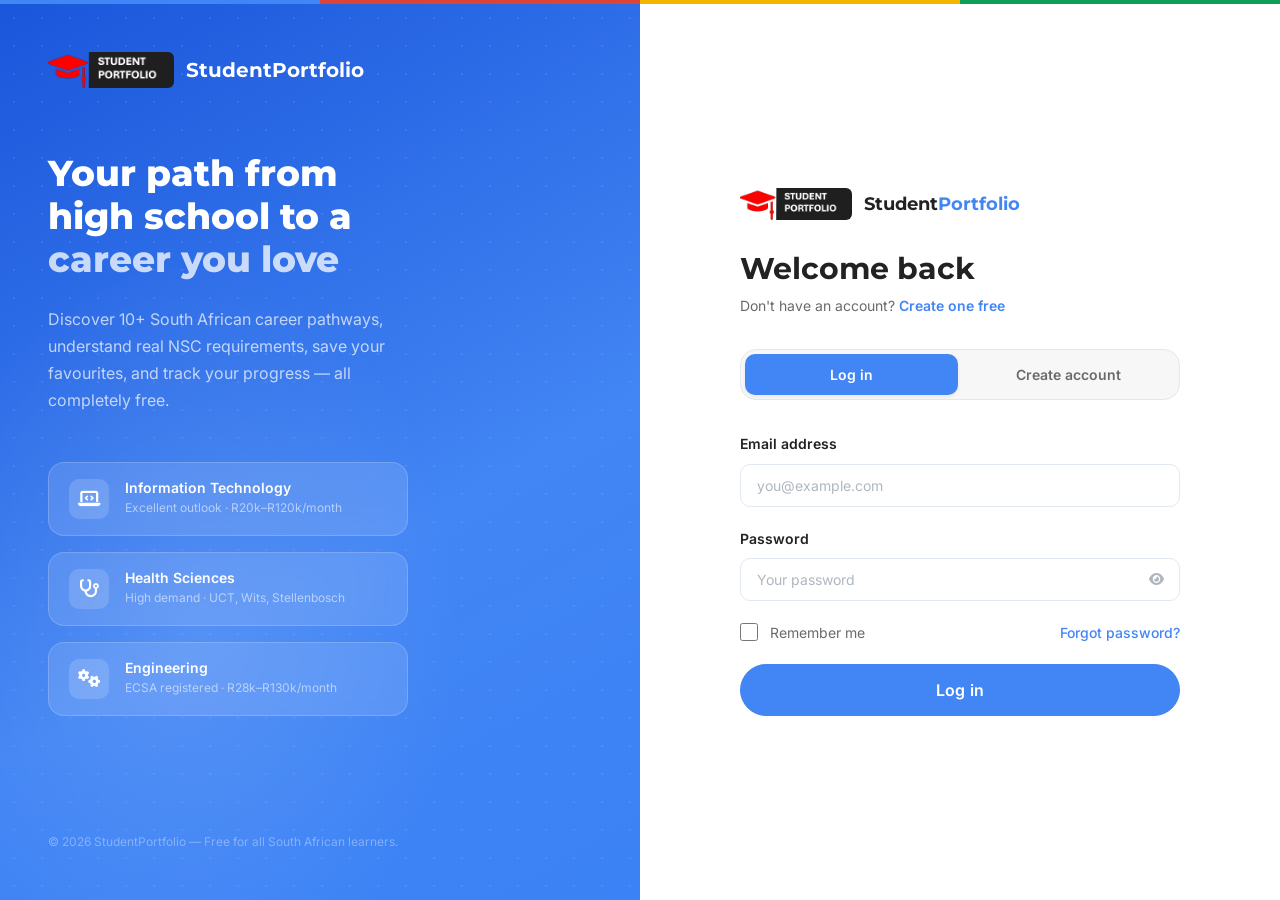
<file: dashboard.html>
<!DOCTYPE html>
<html lang="en">
<head>
  <meta charset="utf-8">
  <meta name="viewport" content="width=device-width, initial-scale=1.0">
  <meta name="description" content="Your StudentPortfolio dashboard — saved careers, study goals, and progress tracking.">
  <title>Dashboard — StudentPortfolio</title>
  <link rel="stylesheet" href="assets/css/tokens.css">
  <link rel="stylesheet" href="assets/css/shell.css">
  <link rel="stylesheet" href="https://cdnjs.cloudflare.com/ajax/libs/font-awesome/6.4.0/css/all.min.css">
</head>
<body class="shell-body">
  <div class="shell-stripe" aria-hidden="true">
    <span class="shell-stripe-blue"></span>
    <span class="shell-stripe-red"></span>
    <span class="shell-stripe-yellow"></span>
    <span class="shell-stripe-green"></span>
  </div>
  <a class="skip-link" href="#dashMain">Skip to content</a>
  <div class="shell-overlay" id="dashOverlay"></div>

  <!-- ── Sidebar ── -->
  <aside class="sidebar" id="dashSidebar" aria-label="Dashboard navigation">
    <div class="sidebar-header">
      <a class="sidebar-logo" href="index.html">
        <img src="assets/images/logo.png" alt="StudentPortfolio">
        <span class="sidebar-logo-name">Student<span style="color:var(--clr-text)">Portfolio</span></span>
      </a>
    </div>

    <nav class="sidebar-nav" aria-label="Dashboard sections">

      <!-- Group: Overview -->
      <div class="sidebar-group">
        <button class="sidebar-group-btn open" data-group="overview" aria-expanded="true">
          Overview <i class="fas fa-chevron-down sidebar-group-chevron" aria-hidden="true"></i>
        </button>
        <div class="sidebar-group-items open" id="group-overview">
          <button class="sidebar-link active" data-section="home">
            <i class="fas fa-gauge-high" aria-hidden="true"></i>
            <span class="link-text">Dashboard</span>
          </button>
          <button class="sidebar-link" data-section="progress">
            <i class="fas fa-chart-bar" aria-hidden="true"></i>
            <span class="link-text">My Progress</span>
          </button>
        </div>
      </div>

      <!-- Group: Career Tools -->
      <div class="sidebar-group">
        <button class="sidebar-group-btn open" data-group="careers" aria-expanded="true">
          Career Tools <i class="fas fa-chevron-down sidebar-group-chevron" aria-hidden="true"></i>
        </button>
        <div class="sidebar-group-items open" id="group-careers">
          <button class="sidebar-link" data-section="saved">
            <i class="fas fa-bookmark" aria-hidden="true"></i>
            <span class="link-text">Saved Careers</span>
            <span class="link-count" id="savedCount">0</span>
          </button>
          <a class="sidebar-link" href="explore.html">
            <i class="fas fa-compass" aria-hidden="true"></i>
            <span class="link-text">Explore Careers</span>
          </a>
        </div>
      </div>

      <!-- Group: Learning -->
      <div class="sidebar-group">
        <button class="sidebar-group-btn open" data-group="learning" aria-expanded="true">
          Learning <i class="fas fa-chevron-down sidebar-group-chevron" aria-hidden="true"></i>
        </button>
        <div class="sidebar-group-items open" id="group-learning">
          <button class="sidebar-link" data-section="goals">
            <i class="fas fa-bullseye" aria-hidden="true"></i>
            <span class="link-text">My Goals</span>
          </button>
          <button class="sidebar-link" data-section="study">
            <i class="fas fa-book-open" aria-hidden="true"></i>
            <span class="link-text">Study Plan</span>
          </button>
          <a class="sidebar-link" href="explore.html">
            <i class="fas fa-lightbulb" aria-hidden="true"></i>
            <span class="link-text">Study Guides</span>
          </a>
        </div>
      </div>

      <!-- Group: Account -->
      <div class="sidebar-group">
        <button class="sidebar-group-btn open" data-group="account" aria-expanded="true">
          Account <i class="fas fa-chevron-down sidebar-group-chevron" aria-hidden="true"></i>
        </button>
        <div class="sidebar-group-items open" id="group-account">
          <button class="sidebar-link" data-section="profile">
            <i class="fas fa-user" aria-hidden="true"></i>
            <span class="link-text">Profile &amp; Settings</span>
          </button>
          <button class="sidebar-link logout-link" id="dashLogout">
            <i class="fas fa-right-from-bracket" aria-hidden="true"></i>
            <span class="link-text">Log out</span>
          </button>
        </div>
      </div>
    </nav>

    <div class="sidebar-user" id="sidebarUser">
      <div class="sidebar-avatar" id="sidebarAvatar">S</div>
      <div>
        <div class="sidebar-user-name"  id="sidebarName">Loading…</div>
        <div class="sidebar-user-grade" id="sidebarGrade">Grade —</div>
      </div>
    </div>
  </aside>

  <!-- ── Main Column ── -->
  <div class="shell-main">
    <header class="topbar">
      <div class="topbar-left">
        <div>
          <div class="topbar-title"    id="topbarTitle">Dashboard</div>
          <div class="topbar-subtitle" id="topbarSubtitle">Welcome back</div>
        </div>
      </div>
      <div class="topbar-right">
        <button class="topbar-icon-btn" aria-label="Notifications">
          <i class="fas fa-bell" aria-hidden="true"></i>
          <span class="notif-dot" aria-hidden="true"></span>
        </button>
        <div class="topbar-user" id="topbarUser">
          <div class="topbar-avatar" id="topbarAvatar">S</div>
          <div>
            <div class="topbar-user-name"  id="topbarName">Student</div>
            <div class="topbar-user-grade" id="topbarGrade">Grade —</div>
          </div>
          <i class="fas fa-chevron-down" style="font-size:10px;color:var(--clr-text-3);margin-left:2px;" aria-hidden="true"></i>
        </div>
        <button class="topbar-menu-btn" id="dashMenuBtn"
          aria-label="Open sidebar" aria-controls="dashSidebar" aria-expanded="false">
          <i class="fas fa-bars" aria-hidden="true"></i>
        </button>
      </div>
    </header>

    <main id="dashMain" class="page-content" tabindex="-1">

      <!-- ── HOME ── -->
      <section class="page-section active" id="section-home">
        <div class="stat-grid">
          <div class="stat-card">
            <div class="stat-card-top">
              <div class="stat-card-icon stat-icon-blue"><i class="fas fa-bookmark"></i></div>
              <span class="stat-trend trend-up">Active</span>
            </div>
            <div class="stat-value" id="statSaved">0</div>
            <div class="stat-label">Saved Careers</div>
          </div>
          <div class="stat-card">
            <div class="stat-card-top">
              <div class="stat-card-icon stat-icon-gold"><i class="fas fa-bullseye"></i></div>
              <span class="stat-trend trend-up">Growing</span>
            </div>
            <div class="stat-value" id="statGoals">0</div>
            <div class="stat-label">Study Goals</div>
          </div>
          <div class="stat-card">
            <div class="stat-card-top">
              <div class="stat-card-icon stat-icon-teal"><i class="fas fa-fire"></i></div>
              <span class="stat-trend trend-up">This week</span>
            </div>
            <div class="stat-value">5</div>
            <div class="stat-label">Day Streak</div>
          </div>
          <div class="stat-card">
            <div class="stat-card-top">
              <div class="stat-card-icon stat-icon-blue"><i class="fas fa-graduation-cap"></i></div>
            </div>
            <div class="stat-value" id="statGrade">—</div>
            <div class="stat-label">Current Grade</div>
          </div>
        </div>
        <div class="two-col">
          <div class="panel">
            <div class="panel-header"><h3 class="panel-title">Quick Actions</h3></div>
            <div class="panel-body">
              <div class="quick-links">
                <a class="quick-link" href="explore.html"><i class="fas fa-compass"></i> Explore Careers</a>
                <button class="quick-link" data-section-nav="goals"><i class="fas fa-bullseye"></i> My Goals</button>
                <button class="quick-link" data-section-nav="study"><i class="fas fa-book-open"></i> Study Plan</button>
                <a class="quick-link" href="explore.html"><i class="fas fa-lightbulb"></i> Study Guides</a>
              </div>
            </div>
          </div>
          <div class="panel">
            <div class="panel-header">
              <h3 class="panel-title">Recent Saves</h3>
              <button class="btn btn-ghost btn-sm" data-section-nav="saved">View all</button>
            </div>
            <div class="panel-body" id="recentSaves">
              <div class="empty-state" style="padding:var(--sp-8)">
                <div class="empty-icon"><i class="fas fa-bookmark"></i></div>
                <p style="font-size:var(--text-sm);color:var(--clr-text-2);font-family:var(--font-sans)">
                  No saved careers yet.<br>
                  <a href="explore.html" style="color:var(--clr-blue)">Explore careers</a> to bookmark them here.
                </p>
              </div>
            </div>
          </div>
        </div>
      </section>

      <!-- ── SAVED CAREERS ── -->
      <section class="page-section" id="section-saved">
        <div style="display:flex;justify-content:flex-end;margin-bottom:var(--sp-5)">
          <a class="btn btn-primary btn-sm" href="explore.html"><i class="fas fa-plus"></i> Add more</a>
        </div>
        <div class="saved-grid" id="savedCareersGrid"></div>
      </section>

      <!-- ── GOALS ── -->
      <section class="page-section" id="section-goals">
        <div class="panel">
          <div class="panel-header"><h3 class="panel-title">Current Goals</h3></div>
          <div class="panel-body">
            <div class="goal-list" id="goalList"></div>
            <form class="add-goal-form" id="addGoalForm" style="margin-top:var(--sp-5)">
              <input class="form-control" type="text" id="goalInput"
                placeholder="e.g. Pass Mathematics with 70%…" maxlength="120">
              <button type="submit" class="btn btn-primary">
                <i class="fas fa-plus"></i> Add goal
              </button>
            </form>
          </div>
        </div>
      </section>

      <!-- ── STUDY PLAN ── -->
      <section class="page-section" id="section-study">
        <div class="panel">
          <div class="panel-header">
            <h3 class="panel-title">This Week's Tasks</h3>
            <span style="font-size:var(--text-xs);color:var(--clr-text-2);font-family:var(--font-sans)" id="studyProgress">0 / 6 done</span>
          </div>
          <div class="panel-body">
            <div class="study-checklist" id="studyChecklist"></div>
          </div>
        </div>
        <div class="panel">
          <div class="panel-header"><h3 class="panel-title">Study Guides Library</h3></div>
          <div class="panel-body">
            <p style="font-size:var(--text-sm);color:var(--clr-text-2);font-family:var(--font-sans);margin-bottom:var(--sp-4)">Access our full study guides library for exam preparation and career research.</p>
            <a class="btn btn-primary" href="explore.html"><i class="fas fa-book-open"></i> Open Study Guides</a>
          </div>
        </div>
      </section>

      <!-- ── PROGRESS ── -->
      <section class="page-section" id="section-progress">
        <div class="two-col">
          <div class="panel">
            <div class="panel-header"><h3 class="panel-title">Overall Progress</h3></div>
            <div class="panel-body" id="overallProgressBars">
              <p style="font-size:var(--text-sm);color:var(--clr-text-2);font-family:var(--font-sans)">Loading progress...</p>
            </div>
          </div>
          <div class="panel">
            <div class="panel-header"><h3 class="panel-title">Career Readiness</h3></div>
            <div class="panel-body">
              <div class="progress-row">
                <div class="progress-header"><span class="progress-lbl">Careers Explored</span><span class="progress-val" id="progressExplored">0%</span></div>
                <div class="progress-bar"><div class="progress-fill" id="progressExploredBar" style="width:0%"></div></div>
              </div>
              <div class="progress-row">
                <div class="progress-header"><span class="progress-lbl">Goals Set</span><span class="progress-val" id="progressGoals">0%</span></div>
                <div class="progress-bar"><div class="progress-fill" id="progressGoalsBar" style="width:0%"></div></div>
              </div>
              <div class="progress-row">
                <div class="progress-header"><span class="progress-lbl">Study Plan</span><span class="progress-val" id="progressStudy">0%</span></div>
                <div class="progress-bar"><div class="progress-fill" id="progressStudyBar" style="width:0%"></div></div>
              </div>
              <p style="font-size:var(--text-xs);color:var(--clr-text-2);font-family:var(--font-sans);margin-top:var(--sp-5)">
                Save careers, set goals, and complete study tasks to increase your readiness score.
              </p>
            </div>
          </div>
        </div>
      </section>

      <!-- ── PROFILE ── -->
      <section class="page-section" id="section-profile">
        <div class="two-col">
          <div class="panel">
            <div class="panel-header"><h3 class="panel-title">Account Details</h3></div>
            <div class="panel-body">
              <div style="display:flex;align-items:center;gap:var(--sp-5);margin-bottom:var(--sp-6)">
                <div style="width:72px;height:72px;border-radius:50%;background:var(--clr-blue);color:#fff;font-size:var(--text-3xl);font-weight:700;display:flex;align-items:center;justify-content:center;flex-shrink:0" id="profileAvatar">S</div>
                <div>
                  <div style="font-size:var(--text-xl);font-weight:700;font-family:var(--font-display);color:var(--clr-text)" id="profileName">—</div>
                  <div style="font-size:var(--text-sm);color:var(--clr-text-2);font-family:var(--font-sans)" id="profileEmail">—</div>
                  <div style="margin-top:var(--sp-2)" id="profileGradeBadge"></div>
                </div>
              </div>
              <div style="font-size:var(--text-sm);font-family:var(--font-sans);color:var(--clr-text-2);display:flex;flex-direction:column;gap:var(--sp-2)">
                <p><strong style="color:var(--clr-text)">Member since:</strong> <span id="profileJoined">—</span></p>
                <p><strong style="color:var(--clr-text)">Role:</strong> <span id="profileRole">Student</span></p>
              </div>
            </div>
          </div>
          <div class="panel">
            <div class="panel-header"><h3 class="panel-title">Edit Profile</h3></div>
            <div class="panel-body">
              <form id="profileEditForm" style="display:flex;flex-direction:column;gap:var(--sp-4)">
                <div>
                  <label for="profileEditName" style="font-size:var(--text-sm);font-weight:600;font-family:var(--font-sans);color:var(--clr-text);display:block;margin-bottom:var(--sp-1)">Full Name</label>
                  <input class="form-control" type="text" id="profileEditName" placeholder="Your full name" maxlength="60">
                </div>
                <div>
                  <label for="profileEditGrade" style="font-size:var(--text-sm);font-weight:600;font-family:var(--font-sans);color:var(--clr-text);display:block;margin-bottom:var(--sp-1)">Grade</label>
                  <select class="form-control" id="profileEditGrade">
                    <option value="">— Select grade —</option>
                    <option value="Grade 8">Grade 8</option>
                    <option value="Grade 9">Grade 9</option>
                    <option value="Grade 10">Grade 10</option>
                    <option value="Grade 11">Grade 11</option>
                    <option value="Grade 12">Grade 12</option>
                    <option value="Post-Matric">Post-Matric</option>
                  </select>
                </div>
                <button type="submit" class="btn btn-primary" style="align-self:flex-start">
                  <i class="fas fa-save"></i> Save Changes
                </button>
              </form>
            </div>
          </div>
          <div class="panel">
            <div class="panel-header"><h3 class="panel-title">Session</h3></div>
            <div class="panel-body">
              <p style="font-size:var(--text-sm);color:var(--clr-text-2);font-family:var(--font-sans);margin-bottom:var(--sp-6)">
                Log out to return to the login screen. Your saved data will be preserved.
              </p>
              <button class="btn btn-danger" id="profileLogout">
                <i class="fas fa-right-from-bracket"></i> Log out
              </button>
            </div>
          </div>
        </div>
      </section>

    </main>
  </div>

  <div id="toast-container" aria-live="polite"></div>
  <script src="data/careers-data.js"></script>
  <script src="assets/js/auth.js"></script>
  <script src="assets/js/api.js"></script>
  <script src="assets/js/dashboard.js"></script>
</body>
</html>
</file>
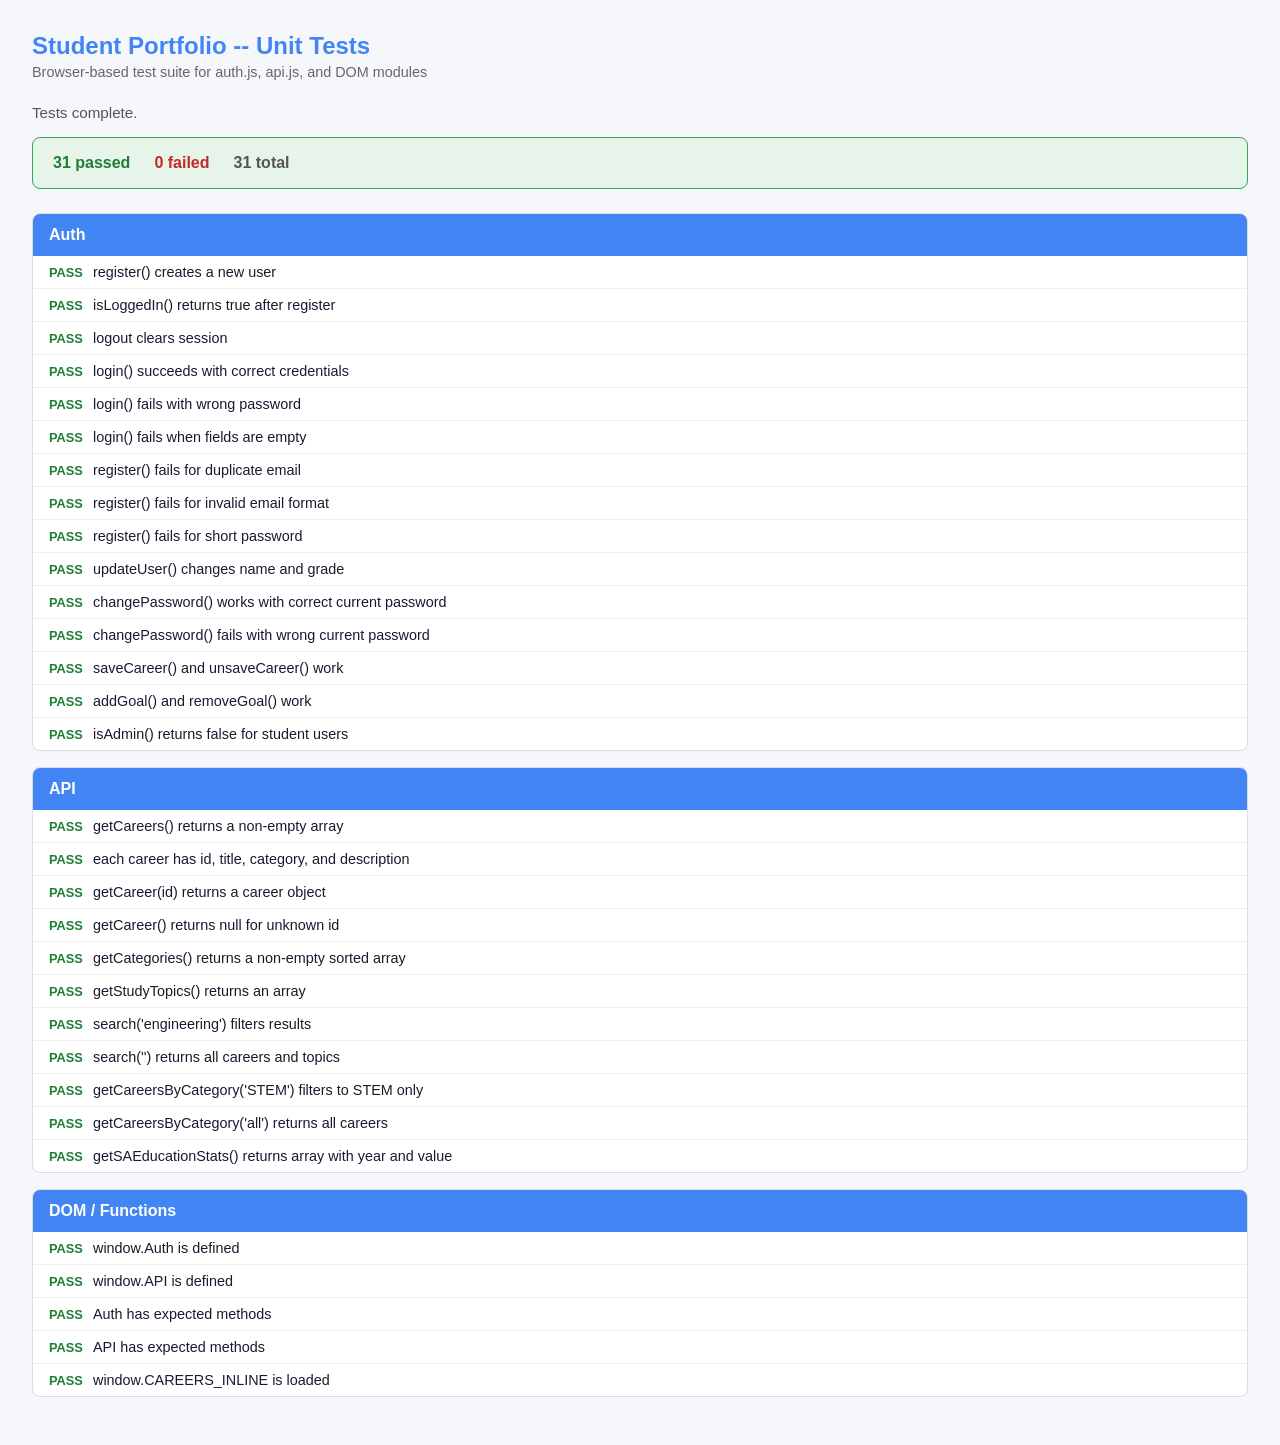
<file: tests/tests.html>
<!DOCTYPE html>
<html lang="en">
<head>
  <meta charset="UTF-8">
  <meta name="viewport" content="width=device-width, initial-scale=1.0">
  <title>Student Portfolio -- Unit Tests</title>
  <style>
    * { margin: 0; padding: 0; box-sizing: border-box; }
    body {
      font-family: -apple-system, BlinkMacSystemFont, "Segoe UI", Roboto, Helvetica, Arial, sans-serif;
      background: #f5f7fa;
      color: #1a1a2e;
      padding: 2rem;
    }
    h1 {
      font-size: 1.5rem;
      margin-bottom: 0.25rem;
      color: #4285F4;
    }
    .subtitle {
      font-size: 0.9rem;
      color: #666;
      margin-bottom: 1.5rem;
    }
    #test-status {
      font-size: 0.95rem;
      color: #555;
      margin-bottom: 1rem;
    }

    /* Summary bar */
    .summary {
      display: flex;
      gap: 1.5rem;
      padding: 1rem 1.25rem;
      border-radius: 8px;
      margin-bottom: 1.5rem;
      font-weight: 600;
      font-size: 1rem;
    }
    .summary.all-pass { background: #e6f4ea; border: 1px solid #34a853; }
    .summary.has-failures { background: #fce8e6; border: 1px solid #ea4335; }
    .pass-count { color: #1e7e34; }
    .fail-count { color: #c62828; }
    .total-count { color: #555; }

    /* Suites */
    .suite {
      background: #fff;
      border: 1px solid #ddd;
      border-radius: 8px;
      margin-bottom: 1rem;
      overflow: hidden;
    }
    .suite h2 {
      font-size: 1rem;
      padding: 0.75rem 1rem;
      background: #4285F4;
      color: #fff;
    }

    /* Individual test row */
    .test-row {
      padding: 0.5rem 1rem;
      border-bottom: 1px solid #eee;
      font-size: 0.9rem;
      display: flex;
      align-items: baseline;
      gap: 0.5rem;
    }
    .test-row:last-child { border-bottom: none; }
    .test-row.pass .icon {
      color: #1e7e34;
      font-weight: 700;
      font-size: 0.8rem;
      min-width: 36px;
    }
    .test-row.fail .icon {
      color: #c62828;
      font-weight: 700;
      font-size: 0.8rem;
      min-width: 36px;
    }
    .test-row.fail {
      background: #fff5f5;
    }
    .test-name { flex: 1; }
    .detail {
      color: #c62828;
      font-size: 0.8rem;
      max-width: 50%;
      word-break: break-word;
    }
  </style>
</head>
<body>

  <h1>Student Portfolio -- Unit Tests</h1>
  <p class="subtitle">Browser-based test suite for auth.js, api.js, and DOM modules</p>

  <div id="test-status">Loading scripts...</div>
  <div id="test-summary" class="summary" style="display:none;"></div>
  <div id="test-results"></div>

  <!-- Load project scripts in dependency order -->
  <script src="../data/careers-data.js"></script>
  <script src="../assets/js/auth.js"></script>
  <script src="../assets/js/api.js"></script>

  <!-- Test logic -->
  <script src="tests.js"></script>

  <script>
    // Unhide summary once tests render
    const _observer = new MutationObserver(() => {
      const s = document.getElementById("test-summary");
      if (s && s.innerHTML.trim()) { s.style.display = "flex"; _observer.disconnect(); }
    });
    _observer.observe(document.getElementById("test-summary"), { childList: true, characterData: true, subtree: true });
  </script>

</body>
</html>
</file>
<file: assets/css/tokens.css>
/* =========================================================
   Student Portfolio — Design Tokens v3
   Blue & White professional system · Inter + Montserrat
   ========================================================= */
@import url("https://fonts.googleapis.com/css2?family=Inter:wght@300;400;500;600;700;800&family=Montserrat:wght@600;700;800;900&display=swap");

:root {
  /* === Primary Brand — Blue === */
  --clr-blue:          #4285F4;
  --clr-blue-dark:     #3367D6;
  --clr-blue-deep:     #1a56db;
  --clr-blue-muted:    #E8F0FE;
  --clr-blue-border:   rgba(66,133,244,.25);

  /* === Legacy aliases (keep for JS inline styles) === */
  --clr-navy:          #4285F4;
  --clr-navy-800:      #3367D6;
  --clr-navy-700:      #2b5fcc;
  --clr-navy-600:      #1e50b5;

  /* === Success / Accent Green === */
  --clr-teal:          #0F9D58;
  --clr-teal-dark:     #0b8a4c;
  --clr-teal-light:    #16c16e;
  --clr-teal-bg:       rgba(15,157,88,.10);
  --clr-teal-bg2:      rgba(15,157,88,.06);
  --clr-shadow-teal:   0 4px 20px rgba(15,157,88,.25);

  /* === Amber / Gold === */
  --clr-gold:          #F4B400;
  --clr-gold-dark:     #C89600;
  --clr-gold-bg:       rgba(244,180,0,.12);

  /* === Surface & Neutral Scale === */
  --clr-white:         #FFFFFF;
  --clr-surface:       #FFFFFF;
  --clr-elevated:      #f7f7f7;
  --clr-active-bg:     #f0f0f0;
  --clr-border:        #E2E8F0;
  --clr-text:          #222222;
  --clr-text-2:        #6a6a6a;
  --clr-text-3:        #AEB7C0;

  --clr-gray-50:       #F8FAFC;
  --clr-gray-100:      #F1F5F9;
  --clr-gray-200:      #E2E8F0;
  --clr-gray-300:      #CBD5E1;
  --clr-gray-400:      #94A3B8;
  --clr-gray-500:      #64748B;
  --clr-gray-600:      #475569;
  --clr-gray-700:      #334155;
  --clr-gray-800:      #1E293B;
  --clr-gray-900:      #0F172A;

  /* === Status === */
  --clr-success:       #0F9D58;
  --clr-success-bg:    #E6F4EA;
  --clr-warning:       #F4B400;
  --clr-warning-bg:    #FEF7E0;
  --clr-danger:        #DB4437;
  --clr-danger-bg:     #FCEAE9;
  --clr-info:          #4285F4;
  --clr-info-bg:       #E8F0FE;

  /* === Typography === */
  --font-sans:         "Inter", ui-sans-serif, system-ui, -apple-system, sans-serif;
  --font-display:      "Montserrat", ui-sans-serif, system-ui, sans-serif;

  --text-xs:           0.75rem;
  --text-sm:           0.875rem;
  --text-base:         1rem;
  --text-lg:           1.125rem;
  --text-xl:           1.25rem;
  --text-2xl:          1.5rem;
  --text-3xl:          1.875rem;
  --text-4xl:          2.25rem;
  --text-5xl:          3rem;
  --text-6xl:          3.75rem;

  --fw-normal:         400;
  --fw-medium:         500;
  --fw-semibold:       600;
  --fw-bold:           700;
  --fw-extrabold:      800;

  /* === Spacing === */
  --sp-1:   0.25rem;
  --sp-2:   0.5rem;
  --sp-3:   0.75rem;
  --sp-4:   1rem;
  --sp-5:   1.25rem;
  --sp-6:   1.5rem;
  --sp-8:   2rem;
  --sp-10:  2.5rem;
  --sp-12:  3rem;
  --sp-16:  4rem;
  --sp-20:  5rem;
  --sp-24:  6rem;

  /* === Radius === */
  --r-sm:   6px;
  --r-md:   10px;
  --r-lg:   16px;
  --r-xl:   20px;
  --r-2xl:  28px;
  --r-full: 9999px;

  /* === Shadows === */
  --shadow-xs:     0 1px 2px rgba(0,0,0,.04);
  --shadow-sm:     0 2px 4px rgba(0,0,0,.06);
  --shadow-md:     0 4px 12px rgba(0,0,0,.08);
  --shadow-lg:     0 8px 24px rgba(0,0,0,.10);
  --shadow-xl:     0 16px 40px rgba(0,0,0,.14);
  --shadow-2xl:    0 24px 60px rgba(0,0,0,.20);
  --shadow-blue:   0 4px 20px rgba(66,133,244,.28);
  --shadow-navy:   var(--shadow-blue);

  /* === Layout === */
  --sidebar-w:    260px;
  --topbar-h:     64px;
  --max-w:        1200px;

  /* === Transitions === */
  --t-fast: 150ms ease;
  --t-base: 250ms ease;
  --t-slow: 400ms ease;

  /* === Z-index === */
  --z-sticky:   100;
  --z-overlay:  200;
  --z-sidebar:  300;
  --z-modal:    400;
  --z-toast:    500;
}

/* =========================================================
   Global Reset
   ========================================================= */
*, *::before, *::after { box-sizing: border-box; margin: 0; padding: 0; }
html { scroll-behavior: smooth; -webkit-text-size-adjust: 100%; }
body {
  font-family: var(--font-sans);
  font-size: var(--text-base);
  line-height: 1.65;
  color: var(--clr-text);
  background: var(--clr-white);
  -webkit-font-smoothing: antialiased;
  -moz-osx-font-smoothing: grayscale;
}
img, svg { display: block; max-width: 100%; }
a { color: inherit; text-decoration: none; }
button { cursor: pointer; font-family: inherit; border: none; background: none; }
ul { list-style: none; }
h1, h2, h3, h4, h5, h6 {
  font-family: var(--font-display);
  line-height: 1.15;
  font-weight: var(--fw-bold);
  color: var(--clr-text);
}
input, textarea, select { font-family: inherit; font-size: inherit; }

/* =========================================================
   Accessibility Utilities
   ========================================================= */
.sr-only {
  position: absolute; width: 1px; height: 1px; padding: 0;
  margin: -1px; overflow: hidden; clip: rect(0,0,0,0);
  white-space: nowrap; border: 0;
}
.skip-link {
  position: absolute; top: -100%; left: var(--sp-4);
  z-index: var(--z-toast);
  background: var(--clr-blue); color: #fff;
  padding: var(--sp-3) var(--sp-6);
  border-radius: 0 0 var(--r-md) var(--r-md);
  font-weight: var(--fw-semibold);
  transition: top var(--t-fast);
}
.skip-link:focus { top: 0; }

/* =========================================================
   Button System — Pill-shaped professional CTAs
   ========================================================= */
.btn {
  display: inline-flex; align-items: center; justify-content: center; gap: var(--sp-2);
  padding: 0.625rem var(--sp-5);
  border-radius: var(--r-full);
  font-size: var(--text-sm);
  font-weight: var(--fw-semibold);
  font-family: var(--font-sans);
  transition: all var(--t-base);
  white-space: nowrap; cursor: pointer;
  border: 1.5px solid transparent;
  text-decoration: none; line-height: 1.4;
  letter-spacing: .01em;
}
/* Primary — Blue */
.btn-primary {
  background: var(--clr-blue);
  color: #fff;
  border-color: var(--clr-blue);
}
.btn-primary:hover {
  background: var(--clr-blue-dark);
  border-color: var(--clr-blue-dark);
  transform: translateY(-1px);
  box-shadow: var(--shadow-blue);
}
/* Navy alias */
.btn-navy { background: var(--clr-blue); color: #fff; border-color: var(--clr-blue); }
.btn-navy:hover { background: var(--clr-blue-dark); transform: translateY(-1px); box-shadow: var(--shadow-blue); }

/* Outline */
.btn-outline {
  background: transparent;
  color: var(--clr-blue);
  border-color: var(--clr-blue);
}
.btn-outline:hover {
  background: var(--clr-blue-muted);
  transform: translateY(-1px);
}
/* Ghost */
.btn-ghost {
  background: transparent;
  color: var(--clr-text-2);
  border-color: var(--clr-border);
}
.btn-ghost:hover {
  background: var(--clr-elevated);
  color: var(--clr-text);
  border-color: var(--clr-gray-300);
}
/* Danger */
.btn-danger {
  background: var(--clr-danger);
  color: #fff;
  border-color: var(--clr-danger);
}
.btn-danger:hover { background: #c0392b; transform: translateY(-1px); }

/* Sizes */
.btn-lg { padding: 0.875rem var(--sp-8); font-size: var(--text-base); }
.btn-sm { padding: 0.375rem var(--sp-3); font-size: var(--text-xs); }
.btn:disabled { opacity: .5; cursor: not-allowed; transform: none !important; box-shadow: none !important; }

/* =========================================================
   Badge System
   ========================================================= */
.badge {
  display: inline-flex; align-items: center; gap: var(--sp-1);
  padding: .2rem .625rem;
  border-radius: var(--r-full);
  font-size: var(--text-xs);
  font-weight: var(--fw-semibold);
  font-family: var(--font-sans);
}
.badge-blue   { background: var(--clr-blue-muted);    color: var(--clr-blue); }
.badge-teal   { background: var(--clr-teal-bg);        color: var(--clr-teal-dark); }
.badge-navy   { background: var(--clr-blue-muted);     color: var(--clr-blue); }
.badge-gold   { background: var(--clr-gold-bg);        color: var(--clr-gold-dark); }
.badge-green  { background: var(--clr-success-bg);     color: var(--clr-success); }
.badge-red    { background: var(--clr-danger-bg);      color: var(--clr-danger); }
.badge-amber  { background: var(--clr-warning-bg);     color: var(--clr-warning); }

/* =========================================================
   Form Controls
   ========================================================= */
.form-group  { display: flex; flex-direction: column; gap: var(--sp-2); }
.form-label  { font-size: var(--text-sm); font-weight: var(--fw-semibold); color: var(--clr-text); }
.form-control {
  width: 100%;
  padding: 0.75rem var(--sp-4);
  border: 1.5px solid var(--clr-border);
  border-radius: var(--r-md);
  background: var(--clr-white);
  color: var(--clr-text);
  font-size: var(--text-sm);
  transition: border-color var(--t-fast), box-shadow var(--t-fast);
  outline: none;
}
.form-control:focus {
  border-color: var(--clr-blue);
  box-shadow: 0 0 0 3px rgba(66,133,244,.15);
}
.form-control::placeholder { color: var(--clr-text-3); }
.form-control.is-error { border-color: var(--clr-danger); }
.form-control.is-error:focus { box-shadow: 0 0 0 3px rgba(219,68,55,.15); }
.form-hint  { font-size: var(--text-xs); color: var(--clr-text-2); }
.form-error { font-size: var(--text-xs); color: var(--clr-danger); display: none; }
.form-error.show { display: block; }

/* =========================================================
   Toast Notifications
   ========================================================= */
#toast-container {
  position: fixed; bottom: var(--sp-6); right: var(--sp-6);
  z-index: var(--z-toast);
  display: flex; flex-direction: column; gap: var(--sp-3);
  pointer-events: none;
}
.toast {
  display: flex; align-items: center; gap: var(--sp-3);
  padding: var(--sp-4) var(--sp-5);
  border-radius: var(--r-lg);
  background: var(--clr-text);
  color: #fff;
  font-size: var(--text-sm); font-weight: var(--fw-medium);
  box-shadow: var(--shadow-xl);
  animation: slideInToast var(--t-base) forwards;
  max-width: 320px;
  pointer-events: all;
}
.toast.success { background: var(--clr-success); }
.toast.error   { background: var(--clr-danger); }
.toast.warning { background: var(--clr-warning); color: var(--clr-text); }
@keyframes slideInToast {
  from { opacity: 0; transform: translateX(100%); }
  to   { opacity: 1; transform: translateX(0); }
}
</file>
<file: assets/css/landing.css>
/* =========================================================
   Student Portfolio — Landing Page  v3
   Blue & White · Full-width sections · Professional
   ========================================================= */

/* ─── Brand Stripe ─────────────────────────────────────── */
.brand-stripe {
  display: flex; height: 4px; width: 100%;
}
.brand-stripe > * { flex: 1; }
.brand-stripe-blue   { background: #4285F4; }
.brand-stripe-red    { background: #DB4437; }
.brand-stripe-yellow { background: #F4B400; }
.brand-stripe-green  { background: #0F9D58; }

/* ─── Navigation ────────────────────────────────────────── */
.nav {
  position: sticky; top: 0; z-index: var(--z-sticky);
  background: #fff;
  border-bottom: 1px solid var(--clr-border);
  box-shadow: 0 1px 4px rgba(0,0,0,.04);
}
.nav-inner {
  width: 100%; padding: 0 var(--sp-12); height: 68px;
  display: flex; align-items: center; justify-content: space-between;
  gap: var(--sp-6);
}
.nav-brand {
  display: flex; align-items: center; gap: var(--sp-3);
  color: var(--clr-text); font-weight: var(--fw-bold);
  font-size: var(--text-lg); white-space: nowrap;
  text-decoration: none; font-family: var(--font-display);
}
.nav-brand img { height: 36px; width: auto; border-radius: var(--r-sm); }
.nav-brand-name { color: var(--clr-blue); }
.nav-links {
  display: flex; align-items: center; gap: var(--sp-1);
  flex: 1; justify-content: center;
}
.nav-links a {
  padding: var(--sp-2) var(--sp-4);
  color: var(--clr-text-2);
  font-size: var(--text-sm); font-weight: var(--fw-medium);
  font-family: var(--font-sans);
  border-radius: var(--r-full);
  transition: all var(--t-fast); text-decoration: none;
}
.nav-links a:hover { color: var(--clr-blue); background: var(--clr-blue-muted); }
.nav-cta { display: flex; align-items: center; gap: var(--sp-3); white-space: nowrap; }
.nav-toggle {
  display: none; align-items: center; justify-content: center;
  color: var(--clr-text-2); font-size: var(--text-xl);
  padding: var(--sp-2); border-radius: var(--r-sm);
  transition: background var(--t-fast); width: 40px; height: 40px;
}
.nav-toggle:hover { background: var(--clr-elevated); color: var(--clr-text); }
.nav-menu-mobile {
  display: none;
  position: absolute; top: 68px; left: 0; right: 0;
  background: #fff;
  border-bottom: 1px solid var(--clr-border);
  padding: var(--sp-5) var(--sp-6) var(--sp-6);
  flex-direction: column; gap: var(--sp-4);
  z-index: var(--z-sticky);
  box-shadow: var(--shadow-md);
}
.nav-menu-mobile.open { display: flex; }
.nav-menu-mobile .nav-links { flex-direction: column; align-items: flex-start; gap: 0; }
.nav-menu-mobile .nav-links a { width: 100%; padding: var(--sp-3) var(--sp-2); border-radius: var(--r-md); }
.nav-menu-mobile .nav-cta { flex-direction: column; width: 100%; }
.nav-menu-mobile .nav-cta .btn { width: 100%; justify-content: center; }
@media (max-width: 820px) {
  .nav-toggle { display: flex; }
  .nav-links, .nav-cta { display: none; }
}

/* ─── Hero ──────────────────────────────────────────────── */
.hero {
  background: #fff;
  position: relative; overflow: hidden;
  min-height: calc(100vh - 72px);
  display: flex; align-items: center;
}
/* Subtle dot grid */
.hero-dots {
  position: absolute; inset: 0; pointer-events: none;
  background-image: radial-gradient(#E2E8F0 1.5px, transparent 1.5px);
  background-size: 28px 28px; opacity: .8;
}
/* Decorative blobs */
.hero-blob {
  position: absolute; border-radius: 50%; pointer-events: none;
  filter: blur(40px); opacity: .45;
}
.hero-blob-1 {
  width: 500px; height: 500px;
  background: var(--clr-blue-muted);
  top: -200px; right: -150px;
}
.hero-blob-2 {
  width: 320px; height: 320px;
  background: #E6F4EA;
  bottom: -100px; left: -80px;
}
.hero-inner {
  position: relative; z-index: 1;
  width: 100%;
  padding: var(--sp-20) var(--sp-12);
  display: grid; grid-template-columns: 1fr 1fr;
  align-items: center; gap: var(--sp-16);
}
/* Badge */
.hero-eyebrow {
  display: inline-flex; align-items: center; gap: var(--sp-2);
  background: var(--clr-blue-muted);
  border: 1px solid var(--clr-blue-border);
  color: var(--clr-blue);
  padding: var(--sp-2) var(--sp-4); border-radius: var(--r-full);
  font-size: var(--text-xs); font-weight: var(--fw-semibold);
  font-family: var(--font-sans); letter-spacing: .06em;
  text-transform: uppercase; margin-bottom: var(--sp-6);
}
/* Heading */
.hero-title {
  font-size: clamp(2.2rem, 5vw, 3.75rem);
  color: var(--clr-text); line-height: 1.08;
  margin-bottom: var(--sp-6);
  font-family: var(--font-display);
  font-weight: var(--fw-extrabold);
}
.hero-title .hl { color: var(--clr-blue); }
/* Subtitle */
.hero-subtitle {
  font-size: var(--text-lg); color: var(--clr-text-2);
  max-width: 480px; margin-bottom: var(--sp-10);
  line-height: 1.75; font-family: var(--font-sans);
}
/* CTAs */
.hero-actions { display: flex; flex-wrap: wrap; gap: var(--sp-4); margin-bottom: var(--sp-12); }
/* Social proof row */
.hero-social {
  display: flex; align-items: center; gap: var(--sp-4);
  flex-wrap: wrap;
}
.hero-avatars { display: flex; }
.hero-avatar {
  width: 34px; height: 34px; border-radius: 50%;
  border: 2px solid #fff;
  display: flex; align-items: center; justify-content: center;
  font-size: 11px; font-weight: 700; color: #fff;
  margin-left: -8px; flex-shrink: 0;
}
.hero-avatars .hero-avatar:first-child { margin-left: 0; }
.hero-social-text { font-size: var(--text-xs); color: var(--clr-text-2); font-family: var(--font-sans); }
.hero-social-text strong { color: var(--clr-text); }
.hero-stars { color: #F4B400; font-size: .7rem; letter-spacing: .05em; }

/* Floating preview cards */
.hero-visual { display: flex; flex-direction: column; gap: var(--sp-4); }
.hero-card {
  background: #fff;
  border: 1px solid var(--clr-border);
  border-radius: var(--r-xl);
  padding: var(--sp-5) var(--sp-6);
  box-shadow: var(--shadow-md);
  transition: transform var(--t-slow), box-shadow var(--t-slow);
}
.hero-card:hover { transform: translateX(6px); box-shadow: var(--shadow-lg); }
.hero-card:nth-child(2) { margin-left: var(--sp-8); }
.hero-card:nth-child(3) { margin-left: var(--sp-4); }
.hero-card-top { display: flex; align-items: center; gap: var(--sp-3); margin-bottom: var(--sp-3); }
.hero-card-icon {
  width: 40px; height: 40px; background: var(--clr-blue-muted);
  border-radius: var(--r-md); display: flex; align-items: center;
  justify-content: center; color: var(--clr-blue);
  font-size: var(--text-lg); flex-shrink: 0;
}
.hero-card h4 { font-size: var(--text-sm); color: var(--clr-text); font-family: var(--font-sans); font-weight: var(--fw-semibold); }
.hero-card p  { font-size: var(--text-xs); color: var(--clr-text-2); font-family: var(--font-sans); line-height: 1.6; }
.hero-card > p { font-size: var(--text-xs); color: var(--clr-text-2); font-family: var(--font-sans); margin-top: var(--sp-2); }
.hero-card-tag {
  display: inline-block; margin-top: var(--sp-3);
  font-size: var(--text-xs); font-weight: var(--fw-semibold);
  padding: .2rem .625rem;
  background: var(--clr-success-bg);
  color: var(--clr-success);
  border-radius: var(--r-full); font-family: var(--font-sans);
}
@media (max-width: 900px) {
  .hero-inner { grid-template-columns: 1fr; text-align: center; gap: var(--sp-10); padding: var(--sp-16) var(--sp-6) var(--sp-10); }
  .hero-subtitle { margin: 0 auto var(--sp-10); }
  .hero-actions  { justify-content: center; }
  .hero-social   { justify-content: center; }
  .hero-visual   { display: none; }
}

/* ─── Stats Banner ──────────────────────────────────────── */
.stats-banner {
  background: var(--clr-elevated);
  border-top: 1px solid var(--clr-border);
  border-bottom: 1px solid var(--clr-border);
  padding: var(--sp-8) var(--sp-12);
}
.stats-banner-inner {
  width: 100%;
  display: flex; justify-content: space-around; flex-wrap: wrap; gap: var(--sp-8);
}
.stat-item { text-align: center; }
.stat-num {
  font-size: var(--text-4xl); font-weight: var(--fw-extrabold);
  font-family: var(--font-display); color: var(--clr-blue); line-height: 1;
}
.stat-label { font-size: var(--text-sm); color: var(--clr-text-2); margin-top: var(--sp-1); font-family: var(--font-sans); }

/* ─── Sections ──────────────────────────────────────────── */
.section      { padding: var(--sp-24) var(--sp-12); background: #fff; }
.section-alt  { background: var(--clr-elevated); }
.section-inner { width: 100%; }
.section-head  { text-align: center; max-width: 720px; margin: 0 auto var(--sp-16); }
@media (max-width: 900px) { .section { padding: var(--sp-16) var(--sp-6); } }
.section-eyebrow {
  font-size: var(--text-xs); font-weight: var(--fw-semibold);
  color: var(--clr-blue); letter-spacing: .1em; text-transform: uppercase;
  font-family: var(--font-sans); margin-bottom: var(--sp-3);
}
.section-head h2 { font-size: var(--text-4xl); color: var(--clr-text); margin-bottom: var(--sp-4); }
.section-head p  { font-size: var(--text-lg); color: var(--clr-text-2); font-family: var(--font-sans); }

/* ─── Feature Cards ─────────────────────────────────────── */
.feature-grid {
  display: grid; grid-template-columns: repeat(auto-fit, minmax(280px, 1fr));
  gap: var(--sp-6);
}
.feature-card {
  background: #fff; border: 1px solid var(--clr-border);
  border-radius: var(--r-xl); padding: var(--sp-8);
  transition: all var(--t-base); position: relative; overflow: hidden;
}
.feature-card:hover {
  transform: translateY(-4px);
  box-shadow: var(--shadow-lg);
  border-color: var(--clr-blue-border);
}
.feature-icon {
  width: 52px; height: 52px; background: var(--clr-blue-muted);
  border-radius: var(--r-lg); display: flex; align-items: center;
  justify-content: center; font-size: var(--text-2xl);
  color: var(--clr-blue); margin-bottom: var(--sp-5);
}
.feature-card h3 { font-size: var(--text-xl); margin-bottom: var(--sp-3); color: var(--clr-text); }
.feature-card p  { font-size: var(--text-sm); color: var(--clr-text-2); font-family: var(--font-sans); line-height: 1.75; }

/* ─── Side-by-side "Built for SA" section ───────────────── */
.sidebyside { padding: var(--sp-24) var(--sp-12); background: #fff; }
.sidebyside-inner {
  width: 100%;
  display: grid; grid-template-columns: 1fr 1fr;
  align-items: center; gap: var(--sp-16);
}
@media (max-width: 900px) { .sidebyside { padding: var(--sp-16) var(--sp-6); } }
.sidebyside-inner.reverse { direction: rtl; }
.sidebyside-inner.reverse > * { direction: ltr; }

.sidebyside-eyebrow {
  font-size: var(--text-xs); font-weight: var(--fw-semibold);
  color: var(--clr-blue); letter-spacing: .1em; text-transform: uppercase;
  font-family: var(--font-sans); margin-bottom: var(--sp-3);
}
.sidebyside-copy h2 { font-size: var(--text-4xl); color: var(--clr-text); margin-bottom: var(--sp-5); line-height: 1.15; }
.sidebyside-copy p  {
  font-size: var(--text-base); color: var(--clr-text-2);
  line-height: 1.8; font-family: var(--font-sans); margin-bottom: var(--sp-6);
}
.sidebyside-bullets { display: flex; flex-direction: column; gap: var(--sp-4); margin-bottom: var(--sp-8); }
.sbs-bullet {
  display: flex; align-items: flex-start; gap: var(--sp-3);
}
.sbs-bullet-icon {
  width: 36px; height: 36px; background: var(--clr-blue-muted);
  border-radius: var(--r-md); display: flex; align-items: center;
  justify-content: center; color: var(--clr-blue); flex-shrink: 0;
  font-size: var(--text-sm); margin-top: 2px;
}
.sbs-bullet-text h4 { font-size: var(--text-sm); font-weight: var(--fw-semibold); color: var(--clr-text); margin-bottom: var(--sp-1); font-family: var(--font-sans); }
.sbs-bullet-text p  { font-size: var(--text-sm); color: var(--clr-text-2); font-family: var(--font-sans); line-height: 1.6; }

/* Visual panel for side-by-side */
.sidebyside-visual {
  background: var(--clr-elevated);
  border: 1px solid var(--clr-border);
  border-radius: var(--r-2xl);
  padding: var(--sp-6);
  display: flex; flex-direction: column; gap: var(--sp-4);
}
.sbs-vis-header {
  display: flex; align-items: center; gap: var(--sp-3);
  padding-bottom: var(--sp-4);
  border-bottom: 1px solid var(--clr-border);
}
.sbs-vis-avatar {
  width: 40px; height: 40px; border-radius: 50%;
  background: var(--clr-blue); color: #fff;
  display: flex; align-items: center; justify-content: center;
  font-size: var(--text-sm); font-weight: 700;
}
.sbs-vis-meta h4 { font-size: var(--text-sm); font-weight: var(--fw-semibold); font-family: var(--font-sans); color: var(--clr-text); }
.sbs-vis-meta p  { font-size: var(--text-xs); color: var(--clr-text-2); font-family: var(--font-sans); }
.sbs-vis-stat {
  display: flex; justify-content: space-between; align-items: center;
  background: #fff; border: 1px solid var(--clr-border);
  border-radius: var(--r-lg); padding: var(--sp-4) var(--sp-5);
}
.sbs-vis-stat-label { font-size: var(--text-xs); color: var(--clr-text-2); font-family: var(--font-sans); }
.sbs-vis-stat-value { font-size: var(--text-2xl); font-weight: 800; color: var(--clr-blue); font-family: var(--font-display); }
.sbs-vis-career {
  display: flex; align-items: center; gap: var(--sp-3);
  background: #fff; border: 1px solid var(--clr-border);
  border-radius: var(--r-lg); padding: var(--sp-3) var(--sp-4);
}
.sbs-vis-career-icon {
  width: 32px; height: 32px; border-radius: var(--r-md);
  background: var(--clr-blue-muted); color: var(--clr-blue);
  display: flex; align-items: center; justify-content: center; font-size: var(--text-sm);
}
.sbs-vis-career-name { font-size: var(--text-sm); font-weight: var(--fw-semibold); font-family: var(--font-sans); color: var(--clr-text); }
.sbs-vis-career-cat  { font-size: var(--text-xs); color: var(--clr-text-2); font-family: var(--font-sans); }
.sbs-vis-career .badge { margin-left: auto; }

@media (max-width: 900px) {
  .sidebyside-inner, .sidebyside-inner.reverse { grid-template-columns: 1fr; direction: ltr; }
}

/* ─── Steps ─────────────────────────────────────────────── */
.steps-grid {
  display: grid; grid-template-columns: repeat(auto-fit, minmax(220px, 1fr));
  gap: var(--sp-8);
}
.step-card {
  text-align: center;
  background: #fff; border: 1px solid var(--clr-border);
  border-radius: var(--r-xl); padding: var(--sp-8);
  transition: box-shadow var(--t-base);
}
.step-card:hover { box-shadow: var(--shadow-md); }
.step-num {
  width: 52px; height: 52px; background: var(--clr-blue);
  border-radius: var(--r-full); display: flex; align-items: center; justify-content: center;
  color: #fff; font-size: var(--text-xl); font-weight: var(--fw-extrabold);
  font-family: var(--font-display); margin: 0 auto var(--sp-5);
  box-shadow: var(--shadow-blue);
}
.step-card h3 { font-size: var(--text-lg); margin-bottom: var(--sp-3); color: var(--clr-text); }
.step-card p  { font-size: var(--text-sm); color: var(--clr-text-2); font-family: var(--font-sans); line-height: 1.7; }

/* ─── Category Chips ────────────────────────────────────── */
.category-strip {
  display: flex; flex-wrap: wrap; gap: var(--sp-3);
  justify-content: center; margin-top: var(--sp-10);
}
.cat-chip {
  display: inline-flex; align-items: center; gap: var(--sp-2);
  padding: var(--sp-3) var(--sp-5);
  background: #fff; border: 1.5px solid var(--clr-border);
  border-radius: var(--r-full); font-size: var(--text-sm); font-weight: var(--fw-medium);
  color: var(--clr-text-2); transition: all var(--t-base);
  cursor: pointer; text-decoration: none; font-family: var(--font-sans);
}
.cat-chip:hover {
  border-color: var(--clr-blue); color: var(--clr-blue);
  background: var(--clr-blue-muted); transform: translateY(-2px);
}

/* ─── API Widget ────────────────────────────────────────── */
.api-widget {
  background: linear-gradient(135deg, var(--clr-blue) 0%, var(--clr-blue-deep) 100%);
  border-radius: var(--r-xl); padding: var(--sp-8); margin-top: var(--sp-12);
  position: relative; overflow: hidden;
}
.api-widget::before {
  content: ""; position: absolute; top: -60px; right: -60px;
  width: 220px; height: 220px; border-radius: 50%;
  background: rgba(255,255,255,.06); pointer-events: none;
}
.api-widget-header {
  display: flex; align-items: center; gap: var(--sp-3); margin-bottom: var(--sp-6);
  justify-content: center; text-align: center;
  position: relative; z-index: 1;
}
.api-widget-icon {
  width: 40px; height: 40px; background: rgba(255,255,255,.15);
  border-radius: var(--r-md); display: flex; align-items: center;
  justify-content: center; color: #fff; font-size: var(--text-base);
}
.api-widget-title    { font-size: var(--text-base); color: #fff; font-family: var(--font-sans); font-weight: var(--fw-semibold); }
.api-widget-subtitle { font-size: var(--text-xs); color: rgba(255,255,255,.6); font-family: var(--font-sans); margin-top: 2px; }
.api-stat-row {
  display: flex; justify-content: space-around; flex-wrap: wrap;
  gap: var(--sp-6); position: relative; z-index: 1;
}
.api-stat { text-align: center; }
.api-stat-val {
  font-size: var(--text-3xl); font-weight: var(--fw-extrabold);
  color: #fff; font-family: var(--font-display); line-height: 1;
}
.api-stat-val span { color: rgba(255,255,255,.6); font-size: var(--text-lg); }
.api-stat-lbl { font-size: var(--text-xs); color: rgba(255,255,255,.6); font-family: var(--font-sans); margin-top: var(--sp-2); }
.api-source {
  font-size: var(--text-xs); color: rgba(255,255,255,.4);
  font-family: var(--font-sans); margin-top: var(--sp-6);
  text-align: center; display: flex; align-items: center;
  justify-content: center; gap: var(--sp-2);
  position: relative; z-index: 1;
}

/* ─── Testimonials ──────────────────────────────────────── */
.testimonials-grid {
  display: grid; grid-template-columns: repeat(auto-fit, minmax(280px, 1fr)); gap: var(--sp-6);
}
.testimonial-card {
  background: #fff; border: 1px solid var(--clr-border);
  border-radius: var(--r-xl); padding: var(--sp-8);
  transition: box-shadow var(--t-base);
}
.testimonial-card:hover { box-shadow: var(--shadow-lg); }
.testimonial-stars { color: #F4B400; font-size: var(--text-sm); margin-bottom: var(--sp-4); letter-spacing: .05em; }
.testimonial-text {
  font-size: var(--text-sm); color: var(--clr-text-2);
  font-style: italic; line-height: 1.8; margin-bottom: var(--sp-6);
  font-family: var(--font-sans);
}
.testimonial-author { display: flex; align-items: center; gap: var(--sp-3); }
.testimonial-avatar {
  width: 44px; height: 44px; border-radius: var(--r-full);
  background: var(--clr-blue); color: #fff; font-weight: var(--fw-bold);
  display: flex; align-items: center; justify-content: center; font-size: var(--text-base);
  flex-shrink: 0;
}
.testimonial-name  { font-weight: var(--fw-semibold); font-size: var(--text-sm); color: var(--clr-text); font-family: var(--font-sans); }
.testimonial-grade { font-size: var(--text-xs); color: var(--clr-text-2); font-family: var(--font-sans); }

/* ─── CTA Band ──────────────────────────────────────────── */
.cta-band {
  background: linear-gradient(135deg, var(--clr-blue) 0%, var(--clr-blue-deep) 100%);
  padding: var(--sp-24) var(--sp-12); text-align: center;
  position: relative; overflow: hidden;
}
.cta-band::before {
  content: ""; position: absolute; top: -80px; right: -80px;
  width: 320px; height: 320px; border-radius: 50%;
  background: rgba(255,255,255,.06); pointer-events: none;
}
.cta-band::after {
  content: ""; position: absolute; bottom: -60px; left: -60px;
  width: 240px; height: 240px; border-radius: 50%;
  background: rgba(255,255,255,.04); pointer-events: none;
}
.cta-band-inner { position: relative; z-index: 1; max-width: 640px; margin: 0 auto; }
.cta-band h2 { font-size: var(--text-4xl); color: #fff; margin-bottom: var(--sp-4); }
.cta-band p  { font-size: var(--text-lg); color: rgba(255,255,255,.75); margin-bottom: var(--sp-10); font-family: var(--font-sans); }
.cta-btns { display: flex; justify-content: center; gap: var(--sp-4); flex-wrap: wrap; }
.btn-white {
  background: #fff; color: var(--clr-blue);
  border-color: #fff; font-weight: var(--fw-semibold);
}
.btn-white:hover { background: #f0f6ff; transform: translateY(-1px); box-shadow: 0 4px 20px rgba(0,0,0,.15); }
.btn-outline-white {
  background: transparent; color: #fff;
  border-color: rgba(255,255,255,.5);
}
.btn-outline-white:hover { background: rgba(255,255,255,.1); border-color: #fff; }

/* ─── Footer ────────────────────────────────────────────── */
.footer {
  background: var(--clr-elevated);
  border-top: 1px solid var(--clr-border);
  padding: var(--sp-16) var(--sp-12) var(--sp-8);
}
.footer-inner {
  width: 100%;
  display: grid; grid-template-columns: 2fr 1fr 1fr 1.2fr; gap: var(--sp-12);
}
.footer-logo {
  display: flex; align-items: center; gap: var(--sp-3);
  color: var(--clr-text); font-weight: var(--fw-bold);
  font-size: var(--text-lg); margin-bottom: var(--sp-4);
  font-family: var(--font-display);
}
.footer-logo-name { color: var(--clr-blue); }
.footer-desc {
  font-size: var(--text-sm); color: var(--clr-text-2);
  line-height: 1.8; font-family: var(--font-sans); max-width: 280px;
}
.footer-socials { display: flex; gap: var(--sp-3); margin-top: var(--sp-6); }
.footer-social {
  width: 36px; height: 36px; background: var(--clr-border);
  border-radius: var(--r-md); display: flex; align-items: center;
  justify-content: center; color: var(--clr-text-2); font-size: var(--text-sm);
  transition: all var(--t-fast); text-decoration: none;
}
.footer-social:hover { background: var(--clr-blue); color: #fff; }
.footer-col h4 {
  font-size: var(--text-sm); font-weight: var(--fw-semibold); color: var(--clr-text);
  margin-bottom: var(--sp-5); font-family: var(--font-sans);
}
.footer-links { display: flex; flex-direction: column; gap: var(--sp-3); }
.footer-links a {
  font-size: var(--text-sm); color: var(--clr-text-2);
  font-family: var(--font-sans); transition: color var(--t-fast);
  text-decoration: none;
}
.footer-links a:hover { color: var(--clr-blue); }
.footer-bottom {
  margin-top: var(--sp-12);
  margin-left: calc(-1 * var(--sp-12));
  margin-right: calc(-1 * var(--sp-12));
  padding: var(--sp-8) var(--sp-12) 0;
  border-top: 1px solid var(--clr-border);
  display: flex; justify-content: space-between; align-items: center;
  flex-wrap: wrap; gap: var(--sp-4);
}
.footer-copy   { font-size: var(--text-xs); color: var(--clr-text-2); font-family: var(--font-sans); }
.footer-legal  { display: flex; gap: var(--sp-5); }
.footer-legal a { font-size: var(--text-xs); color: var(--clr-text-2); font-family: var(--font-sans); transition: color var(--t-fast); text-decoration: none; }
.footer-legal a:hover { color: var(--clr-blue); }
@media (max-width: 900px)  { .footer-inner { grid-template-columns: 1fr 1fr; } .footer-brand { grid-column: 1 / -1; } }
@media (max-width: 560px)  { .footer-inner { grid-template-columns: 1fr; } .footer-bottom { flex-direction: column; text-align: center; } }
</file>
<file: assets/css/shell.css>
/* =========================================================
   Student Portfolio — Shell: Dashboard + Admin  v4
   White sidebar · Neutral active states · Clean topbar
   ========================================================= */

/* ─── Brand Stripe (top of every shell page) ────────────── */
.shell-stripe {
  position: fixed; top: 0; left: 0; right: 0; height: 3px;
  display: flex; z-index: 9999; pointer-events: none;
}
.shell-stripe > span { flex: 1; }
.shell-stripe-blue   { background: #4285F4; }
.shell-stripe-red    { background: #DB4437; }
.shell-stripe-yellow { background: #F4B400; }
.shell-stripe-green  { background: #0F9D58; }

/* ─── Shell Body ────────────────────────────────────────── */
.shell-body {
  display: flex; min-height: 100vh;
  background: var(--clr-elevated);
  font-family: var(--font-sans);
  -webkit-font-smoothing: antialiased;
  padding-top: 3px; /* clearance for brand stripe */
}

/* ─── Mobile Overlay ────────────────────────────────────── */
.shell-overlay {
  display: none; position: fixed; inset: 0;
  background: rgba(0,0,0,.4); z-index: calc(var(--z-sidebar) - 1);
  backdrop-filter: blur(2px);
}
.shell-overlay.show { display: block; }

/* ─── Sidebar ────────────────────────────────────────────── */
.sidebar {
  position: fixed; top: 3px; left: 0; bottom: 0;
  width: var(--sidebar-w);
  background: #fff;
  border-right: 1px solid var(--clr-border);
  display: flex; flex-direction: column;
  z-index: var(--z-sidebar);
  transition: transform var(--t-base);
  overflow: hidden;
}

/* ─── Sidebar Header ─────────────────────────────────────── */
.sidebar-header {
  height: var(--topbar-h);           /* exact match — topbar + sidebar-header share one line */
  padding: 0 var(--sp-4);
  border-bottom: 1px solid var(--clr-border);
  flex-shrink: 0;
  display: flex; align-items: center; justify-content: space-between;
  gap: var(--sp-2);
}
.sidebar-logo {
  display: flex; align-items: center; gap: var(--sp-2);
  color: var(--clr-text); font-weight: var(--fw-bold);
  font-size: var(--text-sm); text-decoration: none;
  font-family: var(--font-display); line-height: 1;
  min-width: 0;
}
.sidebar-logo img { height: 22px; width: auto; border-radius: 4px; object-fit: contain; flex-shrink: 0; }
.sidebar-logo-icon {
  width: 22px; height: 22px; border-radius: 5px;
  background: var(--clr-blue); color: #fff;
  display: flex; align-items: center; justify-content: center;
  font-size: var(--text-xs); flex-shrink: 0;
}
.sidebar-logo-name { color: var(--clr-blue); }
.sidebar-badge {
  display: inline-flex; align-items: center; gap: 4px;
  flex-shrink: 0;
  font-size: 10px; font-weight: var(--fw-semibold);
  padding: 2px 8px;
  background: var(--clr-blue-muted); color: var(--clr-blue);
  border-radius: var(--r-full); font-family: var(--font-sans);
  white-space: nowrap;
}
.sidebar-badge.admin-badge {
  background: var(--clr-gold-bg); color: var(--clr-gold-dark);
}

/* ─── Sidebar Nav ────────────────────────────────────────── */
.sidebar-nav {
  flex: 1; overflow-y: auto; overflow-x: hidden;
  padding: var(--sp-2) var(--sp-2) var(--sp-4);
  scrollbar-width: thin;
  scrollbar-color: var(--clr-border) transparent;
}
.sidebar-nav::-webkit-scrollbar { width: 3px; }
.sidebar-nav::-webkit-scrollbar-thumb { background: var(--clr-border); border-radius: 2px; }

/* Section label (flat, non-collapsible) */
.sidebar-section-label {
  font-size: 10px; font-weight: var(--fw-semibold);
  letter-spacing: .1em; text-transform: uppercase;
  color: var(--clr-text-3);
  padding: var(--sp-3) var(--sp-2) var(--sp-1);
  font-family: var(--font-sans); display: block;
}

/* ─── Collapsible Group ──────────────────────────────────── */
.sidebar-group { margin-bottom: 2px; }

.sidebar-group-btn {
  display: flex; align-items: center; gap: var(--sp-2);
  width: 100%; padding: var(--sp-2) var(--sp-2);
  color: var(--clr-text-3); font-size: 10px;
  font-weight: var(--fw-semibold); letter-spacing: .09em;
  text-transform: uppercase; font-family: var(--font-sans);
  cursor: pointer; background: none; border: none;
  transition: color var(--t-fast);
}
.sidebar-group-btn:hover { color: var(--clr-text-2); }

.sidebar-group-chevron {
  margin-left: auto; font-size: .6rem;
  transition: transform var(--t-base); color: var(--clr-text-3);
  flex-shrink: 0;
}
.sidebar-group-btn.open .sidebar-group-chevron { transform: rotate(-180deg); }

.sidebar-group-items {
  overflow: hidden; max-height: 0;
  transition: max-height var(--t-slow) ease;
}
.sidebar-group-items.open { max-height: 500px; }

/* ─── Nav Link ───────────────────────────────────────────── */
.sidebar-link {
  display: flex; align-items: center; gap: var(--sp-3);
  padding: var(--sp-2) var(--sp-3);
  color: var(--clr-text-2);
  font-size: var(--text-sm); font-weight: var(--fw-medium);
  font-family: var(--font-sans);
  transition: background var(--t-fast), color var(--t-fast);
  text-decoration: none; cursor: pointer;
  border: none; background: none;
  width: 100%; text-align: left;
  border-radius: var(--r-md);
  line-height: 1.4;
}
.sidebar-link i {
  width: 18px; text-align: center;
  font-size: 14px; flex-shrink: 0;
  color: var(--clr-text-3); transition: color var(--t-fast);
}
.sidebar-link span.link-text { flex: 1; min-width: 0; }

.sidebar-link:hover {
  background: var(--clr-elevated);  /* #f7f7f7 */
  color: var(--clr-text);            /* #222 */
}
.sidebar-link:hover i { color: var(--clr-text-2); }

.sidebar-link.active {
  background: var(--clr-active-bg);  /* #f0f0f0 — neutral, not blue */
  color: var(--clr-text);             /* #222 dark */
  font-weight: var(--fw-semibold);
}
.sidebar-link.active i { color: var(--clr-blue); } /* only the icon turns blue */

/* No ::before indicator — reference doesn't have it */

.sidebar-link.logout-link { color: var(--clr-danger); }
.sidebar-link.logout-link i { color: var(--clr-danger); }
.sidebar-link.logout-link:hover {
  background: var(--clr-danger-bg); color: var(--clr-danger);
}

.sidebar-link .link-count {
  margin-left: auto; min-width: 20px; height: 18px; padding: 0 5px;
  background: var(--clr-blue-muted); color: var(--clr-blue);
  border-radius: var(--r-full); font-size: 10px; font-weight: var(--fw-bold);
  display: flex; align-items: center; justify-content: center;
  flex-shrink: 0;
}

/* ─── Divider ────────────────────────────────────────────── */
.sidebar-divider {
  height: 1px; background: var(--clr-border);
  margin: var(--sp-2) var(--sp-2);
}

/* ─── Sidebar User Footer ────────────────────────────────── */
.sidebar-user {
  display: flex; align-items: center; gap: var(--sp-3);
  padding: var(--sp-3) var(--sp-4);
  border-top: 1px solid var(--clr-border);
  flex-shrink: 0; min-height: 56px;
}
.sidebar-avatar {
  width: 34px; height: 34px; border-radius: 50%;
  background: var(--clr-blue); color: #fff;
  font-size: var(--text-xs); font-weight: var(--fw-bold);
  display: flex; align-items: center; justify-content: center;
  flex-shrink: 0;
}
.sidebar-user-name  { font-size: var(--text-sm); font-weight: var(--fw-semibold); color: var(--clr-text); line-height: 1.2; }
.sidebar-user-grade { font-size: 11px; color: var(--clr-text-2); line-height: 1.2; margin-top: 1px; }

/* ─── Mobile: sidebar slides off-screen ─────────────────── */
@media (max-width: 900px) {
  .sidebar { transform: translateX(-100%); top: 0; }
  .sidebar.open { transform: translateX(0); box-shadow: var(--shadow-2xl); }
}

/* ─── Shell Main ─────────────────────────────────────────── */
.shell-main {
  flex: 1;
  margin-left: var(--sidebar-w);
  display: flex; flex-direction: column;
  min-height: 100vh;
}
@media (max-width: 900px) { .shell-main { margin-left: 0; } }

/* ─── Topbar ─────────────────────────────────────────────── */
.topbar {
  position: sticky; top: 3px; z-index: var(--z-sticky);
  height: var(--topbar-h);
  background: #fff;
  border-bottom: 1px solid var(--clr-border);
  display: flex; align-items: center; justify-content: space-between;
  padding: 0 var(--sp-6); gap: var(--sp-4);
  flex-shrink: 0;
}
.topbar-left  { display: flex; align-items: center; gap: var(--sp-4); }
.topbar-right { display: flex; align-items: center; gap: var(--sp-3); flex-shrink: 0; }
.topbar-menu-btn {
  width: 36px; height: 36px; border-radius: var(--r-md);
  display: none; align-items: center; justify-content: center;
  color: var(--clr-text-2); font-size: var(--text-base);
  transition: background var(--t-fast);
  flex-shrink: 0;
}
.topbar-menu-btn:hover { background: var(--clr-elevated); color: var(--clr-text); }
@media (max-width: 900px) { .topbar-menu-btn { display: flex; } }

.topbar-title    { font-size: var(--text-lg); font-weight: var(--fw-bold); color: var(--clr-text); font-family: var(--font-display); line-height: 1.2; }
.topbar-subtitle { font-size: var(--text-xs); color: var(--clr-text-2); font-family: var(--font-sans); }

.topbar-icon-btn {
  width: 36px; height: 36px; border-radius: var(--r-md);
  display: flex; align-items: center; justify-content: center;
  color: var(--clr-text-2); font-size: var(--text-base);
  transition: background var(--t-fast); position: relative;
}
.topbar-icon-btn:hover { background: var(--clr-elevated); color: var(--clr-blue); }
.notif-dot {
  position: absolute; top: 7px; right: 7px;
  width: 7px; height: 7px; border-radius: 50%;
  background: var(--clr-danger); border: 2px solid #fff;
}
.topbar-user {
  display: flex; align-items: center; gap: var(--sp-3);
  padding: var(--sp-2) var(--sp-3);
  border-radius: var(--r-lg);
  border: 1px solid var(--clr-border);
  cursor: pointer; transition: all var(--t-fast);
}
.topbar-user:hover { background: var(--clr-elevated); border-color: var(--clr-blue-border); }
.topbar-avatar {
  width: 32px; height: 32px; border-radius: 50%;
  background: var(--clr-blue); color: #fff;
  font-size: var(--text-xs); font-weight: var(--fw-bold);
  display: flex; align-items: center; justify-content: center; flex-shrink: 0;
}
.topbar-user-name  { font-size: var(--text-sm); font-weight: var(--fw-semibold); color: var(--clr-text); line-height: 1.2; }
.topbar-user-grade { font-size: 11px; color: var(--clr-text-2); }
@media (max-width: 480px) { .topbar-user > div:last-child { display: none; } }

/* Admin badge in topbar */
.topbar-admin-badge {
  display: flex; align-items: center; gap: var(--sp-2);
  background: var(--clr-gold-bg);
  padding: .25rem .75rem; border-radius: var(--r-full);
  font-size: var(--text-xs); font-weight: var(--fw-semibold);
  color: var(--clr-gold-dark); font-family: var(--font-sans);
}

/* ─── Page Content ───────────────────────────────────────── */
.page-content {
  flex: 1; padding: var(--sp-5) var(--sp-6);
  display: flex; flex-direction: column;
  width: 100%;
}
@media (max-width: 900px) { .page-content { padding: var(--sp-4) var(--sp-5); } }
@media (max-width: 480px) { .page-content { padding: var(--sp-4) var(--sp-4); } }
.page-section { display: none; }
.page-section.active { display: block; }

/* ─── Stat Grid & Cards ──────────────────────────────────── */
.stat-grid {
  display: grid; grid-template-columns: repeat(auto-fit, minmax(180px, 1fr));
  gap: var(--sp-4); margin-bottom: var(--sp-5);
}
.stat-card {
  background: #fff; border: 1px solid var(--clr-border);
  border-radius: var(--r-xl); padding: var(--sp-6);
}
.stat-card-top { display: flex; align-items: center; justify-content: space-between; margin-bottom: var(--sp-4); }
.stat-card-icon {
  width: 40px; height: 40px; border-radius: var(--r-md);
  display: flex; align-items: center; justify-content: center;
  font-size: var(--text-base);
}
.stat-icon-blue  { background: var(--clr-blue-muted);    color: var(--clr-blue); }
.stat-icon-teal  { background: var(--clr-success-bg);     color: var(--clr-success); }
.stat-icon-navy  { background: var(--clr-blue-muted);     color: var(--clr-blue); }
.stat-icon-gold  { background: var(--clr-gold-bg);        color: var(--clr-gold-dark); }
.stat-icon-green { background: var(--clr-success-bg);     color: var(--clr-success); }
.stat-trend {
  font-size: var(--text-xs); font-weight: var(--fw-semibold);
  padding: 2px 8px; border-radius: var(--r-full);
  font-family: var(--font-sans);
}
.trend-up { background: var(--clr-success-bg); color: var(--clr-success); }
.trend-neutral { background: var(--clr-blue-muted); color: var(--clr-blue); }
.stat-value { font-size: var(--text-3xl); font-weight: var(--fw-extrabold); color: var(--clr-text); font-family: var(--font-display); line-height: 1.1; }
.stat-label { font-size: var(--text-sm); color: var(--clr-text-2); font-family: var(--font-sans); margin-top: var(--sp-1); }

/* ─── Panel ──────────────────────────────────────────────── */
.panel {
  background: #fff; border: 1px solid var(--clr-border);
  border-radius: var(--r-xl); overflow: hidden;
  margin-bottom: var(--sp-6);
}
.panel-header {
  display: flex; align-items: center; justify-content: space-between;
  padding: var(--sp-5) var(--sp-6);
  border-bottom: 1px solid var(--clr-border);
}
.panel-title {
  font-size: var(--text-base); font-weight: var(--fw-semibold);
  color: var(--clr-text); font-family: var(--font-sans);
}
.panel-body { padding: var(--sp-6); }

/* ─── Two-column layout ──────────────────────────────────── */
.two-col {
  display: grid; grid-template-columns: 1fr 1fr;
  gap: var(--sp-6); margin-bottom: var(--sp-6);
}
@media (max-width: 800px) { .two-col { grid-template-columns: 1fr; } }

/* ─── Quick Links ────────────────────────────────────────── */
.quick-links { display: flex; flex-direction: column; gap: var(--sp-3); }
.quick-link {
  display: flex; align-items: center; gap: var(--sp-3);
  padding: var(--sp-3) var(--sp-4);
  background: var(--clr-elevated);
  border: 1px solid var(--clr-border);
  border-radius: var(--r-lg);
  color: var(--clr-text-2); font-size: var(--text-sm);
  font-weight: var(--fw-medium); font-family: var(--font-sans);
  transition: all var(--t-fast); text-decoration: none; cursor: pointer;
}
.quick-link i { color: var(--clr-blue); width: 16px; text-align: center; }
.quick-link:hover { background: var(--clr-blue-muted); color: var(--clr-blue); border-color: var(--clr-blue-border); }

/* ─── Empty State ────────────────────────────────────────── */
.empty-state {
  display: flex; flex-direction: column; align-items: center;
  text-align: center; padding: var(--sp-12);
}
.empty-icon {
  width: 56px; height: 56px; background: var(--clr-elevated);
  border-radius: 50%; display: flex; align-items: center; justify-content: center;
  font-size: var(--text-2xl); color: var(--clr-text-3);
  margin-bottom: var(--sp-4);
}
.empty-state h3 { font-size: var(--text-lg); color: var(--clr-text); margin-bottom: var(--sp-2); }
.empty-state p  { font-size: var(--text-sm); color: var(--clr-text-2); font-family: var(--font-sans); max-width: 280px; }

/* ─── Saved Cards ────────────────────────────────────────── */
.saved-grid {
  display: grid; grid-template-columns: repeat(auto-fill, minmax(280px, 1fr));
  gap: var(--sp-5); margin-bottom: var(--sp-6);
}
.saved-card {
  background: #fff; border: 1px solid var(--clr-border);
  border-radius: var(--r-xl); padding: var(--sp-5);
  display: flex; flex-direction: column; gap: var(--sp-4);
  transition: box-shadow var(--t-base);
}
.saved-card:hover { box-shadow: var(--shadow-md); }
.saved-card-head { display: flex; align-items: center; gap: var(--sp-4); }
.saved-card-icon {
  width: 44px; height: 44px; border-radius: var(--r-md);
  background: var(--clr-blue-muted); color: var(--clr-blue);
  display: flex; align-items: center; justify-content: center;
  font-size: var(--text-lg); flex-shrink: 0;
}
.saved-card-name { font-size: var(--text-base); font-weight: var(--fw-semibold); color: var(--clr-text); font-family: var(--font-sans); }
.saved-card-cat  { font-size: var(--text-xs); color: var(--clr-text-2); font-family: var(--font-sans); }
.saved-card-desc { font-size: var(--text-sm); color: var(--clr-text-2); font-family: var(--font-sans); line-height: 1.6; flex: 1; }
.saved-card-foot { display: flex; align-items: center; justify-content: space-between; gap: var(--sp-3); }

/* ─── Goal List ──────────────────────────────────────────── */
.goal-list { display: flex; flex-direction: column; gap: var(--sp-3); }
.goal-item {
  display: flex; align-items: center; gap: var(--sp-3);
  padding: var(--sp-3) var(--sp-4);
  background: var(--clr-elevated); border-radius: var(--r-lg);
  border: 1px solid var(--clr-border);
}
.goal-check { color: var(--clr-success); font-size: var(--text-base); flex-shrink: 0; }
.goal-text  { flex: 1; font-size: var(--text-sm); font-family: var(--font-sans); color: var(--clr-text); }
.goal-del   {
  color: var(--clr-text-3); font-size: var(--text-sm);
  padding: var(--sp-1); border-radius: var(--r-sm); cursor: pointer;
  transition: color var(--t-fast);
}
.goal-del:hover { color: var(--clr-danger); }
.add-goal-form { display: flex; gap: var(--sp-3); }
.add-goal-form .form-control { flex: 1; }

/* ─── Study Checklist ────────────────────────────────────── */
.study-checklist { display: flex; flex-direction: column; gap: var(--sp-3); }
.study-item {
  display: flex; align-items: center; gap: var(--sp-4);
  padding: var(--sp-4) var(--sp-5);
  background: var(--clr-elevated); border: 1px solid var(--clr-border);
  border-radius: var(--r-lg); cursor: pointer;
  transition: all var(--t-fast);
}
.study-item:hover { border-color: var(--clr-blue-border); background: var(--clr-blue-muted); }
.study-item.done { background: var(--clr-success-bg); border-color: rgba(15,157,88,.2); }
.study-cb {
  width: 22px; height: 22px; border-radius: 6px;
  border: 2px solid var(--clr-border); flex-shrink: 0;
  display: flex; align-items: center; justify-content: center;
  color: #fff; font-size: .7rem; transition: all var(--t-fast);
}
.study-item.done .study-cb { background: var(--clr-success); border-color: var(--clr-success); }
.study-item-title { font-size: var(--text-sm); font-weight: var(--fw-semibold); color: var(--clr-text); font-family: var(--font-sans); }
.study-item-sub   { font-size: var(--text-xs); color: var(--clr-text-2); font-family: var(--font-sans); margin-top: 2px; }
.study-item.done .study-item-title { text-decoration: line-through; color: var(--clr-text-2); }

/* ─── Progress Bars ──────────────────────────────────────── */
.progress-row { margin-bottom: var(--sp-5); }
.progress-header { display: flex; justify-content: space-between; margin-bottom: var(--sp-2); }
.progress-lbl { font-size: var(--text-sm); color: var(--clr-text); font-family: var(--font-sans); font-weight: var(--fw-medium); }
.progress-val { font-size: var(--text-sm); color: var(--clr-blue); font-family: var(--font-sans); font-weight: var(--fw-semibold); }
.progress-bar {
  height: 8px; background: var(--clr-elevated); border-radius: var(--r-full);
  overflow: hidden;
}
.progress-fill {
  height: 100%; background: linear-gradient(90deg, var(--clr-blue), var(--clr-blue-deep));
  border-radius: var(--r-full); transition: width var(--t-slow);
  min-width: 0;
}

/* ─── Tables ─────────────────────────────────────────────── */
.table-wrap { overflow-x: auto; }
.dash-table { width: 100%; border-collapse: collapse; font-family: var(--font-sans); }
.dash-table th {
  text-align: left; padding: var(--sp-4) var(--sp-5);
  border-bottom: 2px solid var(--clr-border);
  font-size: var(--text-xs); font-weight: var(--fw-semibold);
  color: var(--clr-text-2); text-transform: uppercase; letter-spacing: .07em;
  white-space: nowrap;
}
.dash-table td {
  padding: var(--sp-4) var(--sp-5);
  border-bottom: 1px solid var(--clr-border);
  font-size: var(--text-sm); color: var(--clr-text);
  vertical-align: middle;
}
.dash-table tr:last-child td { border-bottom: none; }
.dash-table tr:hover td { background: var(--clr-elevated); }
.dash-table .td-muted { color: var(--clr-text-2); font-size: var(--text-xs); }

/* Action bar (above tables) */
.action-bar {
  display: flex; align-items: center; justify-content: space-between;
  gap: var(--sp-4); flex-wrap: wrap;
  margin-bottom: var(--sp-5);
}
.action-search {
  display: flex; align-items: center; gap: var(--sp-3);
  background: #fff; border: 1.5px solid var(--clr-border);
  border-radius: var(--r-full); padding: var(--sp-2) var(--sp-4);
  flex: 1; max-width: 360px;
}
.action-search i { color: var(--clr-text-3); font-size: var(--text-sm); }
.action-search .form-control {
  border: none; padding: 0; background: none;
  font-size: var(--text-sm); outline: none; box-shadow: none;
}

/* ─── Modal ──────────────────────────────────────────────── */
.modal-overlay {
  display: none; position: fixed; inset: 0;
  background: rgba(0,0,0,.45); z-index: var(--z-modal);
  align-items: center; justify-content: center; padding: var(--sp-6);
  backdrop-filter: blur(4px);
}
.modal-overlay.open { display: flex; }
.modal {
  background: #fff; border-radius: var(--r-2xl);
  max-width: 680px; width: 100%;
  max-height: 90vh; overflow-y: auto;
  box-shadow: var(--shadow-2xl);
}
.modal-header {
  display: flex; align-items: center; justify-content: space-between;
  padding: var(--sp-6) var(--sp-8); border-bottom: 1px solid var(--clr-border);
}
.modal-header h2 { font-size: var(--text-2xl); }
.modal-close {
  width: 36px; height: 36px; border-radius: 50%;
  display: flex; align-items: center; justify-content: center;
  color: var(--clr-text-2); font-size: var(--text-base);
  cursor: pointer; transition: background var(--t-fast);
}
.modal-close:hover { background: var(--clr-elevated); color: var(--clr-text); }
.modal-body { padding: var(--sp-8); }
</file>
<file: assets/css/auth.css>
/* =========================================================
   Student Portfolio — Authentication Page  v3
   Blue & White · Split-screen layout
   ========================================================= */

.auth-body {
  min-height: 100vh;
  display: flex; flex-direction: column;
  background: var(--clr-white);
}

/* ── Brand Stripe ─────────────────────────────────────── */
.auth-brand-stripe {
  display: flex; height: 4px; width: 100%; flex-shrink: 0;
}
.auth-brand-stripe > * { flex: 1; }
.auth-stripe-blue   { background: #4285F4; }
.auth-stripe-red    { background: #DB4437; }
.auth-stripe-yellow { background: #F4B400; }
.auth-stripe-green  { background: #0F9D58; }

/* ── Main grid ────────────────────────────────────────── */
.auth-grid {
  flex: 1; display: grid; grid-template-columns: 1fr 1fr;
}

/* ── Left Panel (Brand) ───────────────────────────────── */
.auth-brand {
  position: relative; overflow: hidden;
  background: linear-gradient(150deg, var(--clr-blue-deep) 0%, var(--clr-blue) 60%, #3b82f6 100%);
  display: flex; flex-direction: column; justify-content: space-between;
  padding: var(--sp-12);
  min-height: 100%;
}
.auth-brand::before {
  content: "";
  position: absolute; inset: 0;
  background: radial-gradient(ellipse 70% 70% at 30% 70%, rgba(255,255,255,.1) 0%, transparent 60%);
  pointer-events: none;
}
.auth-brand-dots {
  position: absolute; inset: 0;
  background-image: radial-gradient(rgba(255,255,255,.08) 1.5px, transparent 1.5px);
  background-size: 28px 28px; pointer-events: none;
}
.auth-brand-content { position: relative; z-index: 1; }
.auth-logo {
  display: flex; align-items: center; gap: var(--sp-3);
  color: #fff; font-weight: var(--fw-bold); font-size: var(--text-xl);
  margin-bottom: var(--sp-16); font-family: var(--font-display);
  text-decoration: none;
}
.auth-logo img { height: 36px; border-radius: var(--r-sm); }
.auth-brand-tagline {
  font-size: clamp(var(--text-2xl), 3.5vw, var(--text-4xl));
  color: #fff; line-height: 1.2;
  font-family: var(--font-display);
  font-weight: var(--fw-extrabold);
  margin-bottom: var(--sp-6);
}
.auth-brand-tagline span { color: rgba(255,255,255,.75); }
.auth-brand-sub {
  font-size: var(--text-base); color: rgba(255,255,255,.7);
  line-height: 1.7; font-family: var(--font-sans);
  max-width: 360px; margin-bottom: var(--sp-12);
}
/* Floating career card preview */
.auth-preview-cards { display: flex; flex-direction: column; gap: var(--sp-4); max-width: 360px; }
.auth-preview-card {
  background: rgba(255,255,255,.12);
  border: 1px solid rgba(255,255,255,.18);
  border-radius: var(--r-lg);
  padding: var(--sp-4) var(--sp-5);
  display: flex; align-items: center; gap: var(--sp-4);
  backdrop-filter: blur(8px);
  transition: transform var(--t-base);
}
.auth-preview-card:hover { transform: translateX(6px); }
.auth-preview-icon {
  width: 40px; height: 40px; flex-shrink: 0;
  background: rgba(255,255,255,.15); border-radius: var(--r-md);
  display: flex; align-items: center; justify-content: center;
  color: #fff; font-size: var(--text-lg);
}
.auth-preview-card h5 {
  font-size: var(--text-sm); color: #fff; font-family: var(--font-sans);
  font-weight: var(--fw-semibold);
}
.auth-preview-card p {
  font-size: var(--text-xs); color: rgba(255,255,255,.55);
  font-family: var(--font-sans); margin-top: 2px;
}
.auth-brand-footer {
  position: relative; z-index: 1;
  font-size: var(--text-xs); color: rgba(255,255,255,.35);
  font-family: var(--font-sans);
}

/* ── Right Panel (Form) ───────────────────────────────── */
.auth-form-panel {
  display: flex; flex-direction: column;
  justify-content: center; align-items: center;
  padding: var(--sp-12) var(--sp-10);
  overflow-y: auto;
  background: #fff;
}
.auth-form-wrap { width: 100%; max-width: 440px; }
.auth-form-header { margin-bottom: var(--sp-8); }
.auth-form-header h1 {
  font-size: var(--text-3xl); color: var(--clr-text);
  margin-bottom: var(--sp-2);
}
.auth-form-header p {
  font-size: var(--text-sm); color: var(--clr-text-2);
  font-family: var(--font-sans);
}
.auth-form-header a { color: var(--clr-blue); font-weight: var(--fw-semibold); }

/* Tabs */
.auth-tabs {
  display: flex; gap: var(--sp-1);
  background: var(--clr-elevated);
  border-radius: var(--r-lg); padding: var(--sp-1);
  margin-bottom: var(--sp-8);
  border: 1px solid var(--clr-border);
}
.auth-tab {
  flex: 1; padding: var(--sp-3) var(--sp-4);
  border-radius: var(--r-md);
  font-size: var(--text-sm); font-weight: var(--fw-semibold);
  font-family: var(--font-sans);
  color: var(--clr-text-2);
  transition: all var(--t-fast);
  cursor: pointer; border: none; background: none;
}
.auth-tab.active {
  background: var(--clr-blue);
  color: #fff;
  box-shadow: var(--shadow-sm);
}
.auth-tab:not(.active):hover {
  background: var(--clr-active-bg);
  color: var(--clr-text);
}

/* Forms */
.auth-form { display: none; flex-direction: column; gap: var(--sp-5); }
.auth-form.active { display: flex; }
.form-row { display: grid; grid-template-columns: 1fr 1fr; gap: var(--sp-4); }

/* Password field */
.password-wrap { position: relative; }
.password-wrap .form-control { padding-right: 44px; }
.password-toggle {
  position: absolute; right: var(--sp-3); top: 50%;
  transform: translateY(-50%);
  color: var(--clr-text-3); cursor: pointer;
  padding: var(--sp-1); border-radius: var(--r-sm);
  transition: color var(--t-fast);
}
.password-toggle:hover { color: var(--clr-blue); }

/* Checkbox */
.checkbox-row {
  display: flex; align-items: center; gap: var(--sp-3); cursor: pointer;
}
.checkbox-row input[type=checkbox] {
  width: 18px; height: 18px;
  accent-color: var(--clr-blue); cursor: pointer; flex-shrink: 0;
}
.checkbox-row span { font-size: var(--text-sm); color: var(--clr-text-2); font-family: var(--font-sans); }
.checkbox-row a { color: var(--clr-blue); font-weight: var(--fw-medium); }
.forgot-link {
  font-size: var(--text-sm); color: var(--clr-blue);
  font-family: var(--font-sans); font-weight: var(--fw-medium);
  text-align: right; display: block; text-decoration: none;
}
.forgot-link:hover { text-decoration: underline; }

/* Submit button */
.auth-submit { width: 100%; justify-content: center; padding: 0.875rem; font-size: var(--text-base); }

/* Divider */
.auth-divider {
  display: flex; align-items: center; gap: var(--sp-4); margin: var(--sp-2) 0;
}
.auth-divider::before, .auth-divider::after {
  content: ""; flex: 1; height: 1px; background: var(--clr-border);
}
.auth-divider span { font-size: var(--text-xs); color: var(--clr-text-3); white-space: nowrap; font-family: var(--font-sans); }

/* Demo credentials hint */
.demo-hint {
  background: var(--clr-blue-muted);
  border: 1px solid var(--clr-blue-border);
  border-radius: var(--r-md);
  padding: var(--sp-4);
  font-size: var(--text-xs);
  color: var(--clr-text-2);
  font-family: var(--font-sans);
  margin-top: var(--sp-2);
}
.demo-hint strong { color: var(--clr-blue); }

/* Alert box inside form */
.auth-alert {
  display: none; align-items: center; gap: var(--sp-3);
  padding: var(--sp-4) var(--sp-5);
  border-radius: var(--r-md);
  font-size: var(--text-sm); font-family: var(--font-sans);
}
.auth-alert.show { display: flex; }
.auth-alert-error   { background: var(--clr-danger-bg); color: var(--clr-danger); border: 1px solid rgba(219,68,55,.2); }
.auth-alert-success { background: var(--clr-success-bg); color: var(--clr-success); border: 1px solid rgba(15,157,88,.2); }

/* Loading spinner — hidden by default, shown only during submit */
.btn-spinner { display: none !important; }
.btn-spinner.active { display: inline-block !important; animation: spin .7s linear infinite; }
@keyframes spin { to { transform: rotate(360deg); } }

/* Select dropdown */
select.form-control {
  -webkit-appearance: none; appearance: none;
  background-image: url("data:image/svg+xml,%3Csvg xmlns='http://www.w3.org/2000/svg' viewBox='0 0 12 8'%3E%3Cpath d='M1 1l5 5 5-5' stroke='%236a6a6a' stroke-width='1.5' fill='none' stroke-linecap='round'/%3E%3C/svg%3E");
  background-repeat: no-repeat;
  background-position: right var(--sp-4) center;
  background-size: 12px; padding-right: 40px;
}

/* Mobile responsive */
@media (max-width: 768px) {
  .auth-grid { grid-template-columns: 1fr; }
  .auth-brand { display: none; }
  .auth-form-panel { padding: var(--sp-8) var(--sp-6); }
}
@media (max-width: 480px) {
  .form-row { grid-template-columns: 1fr; }
  .auth-form-panel { padding: var(--sp-6) var(--sp-4); }
}
</file>
